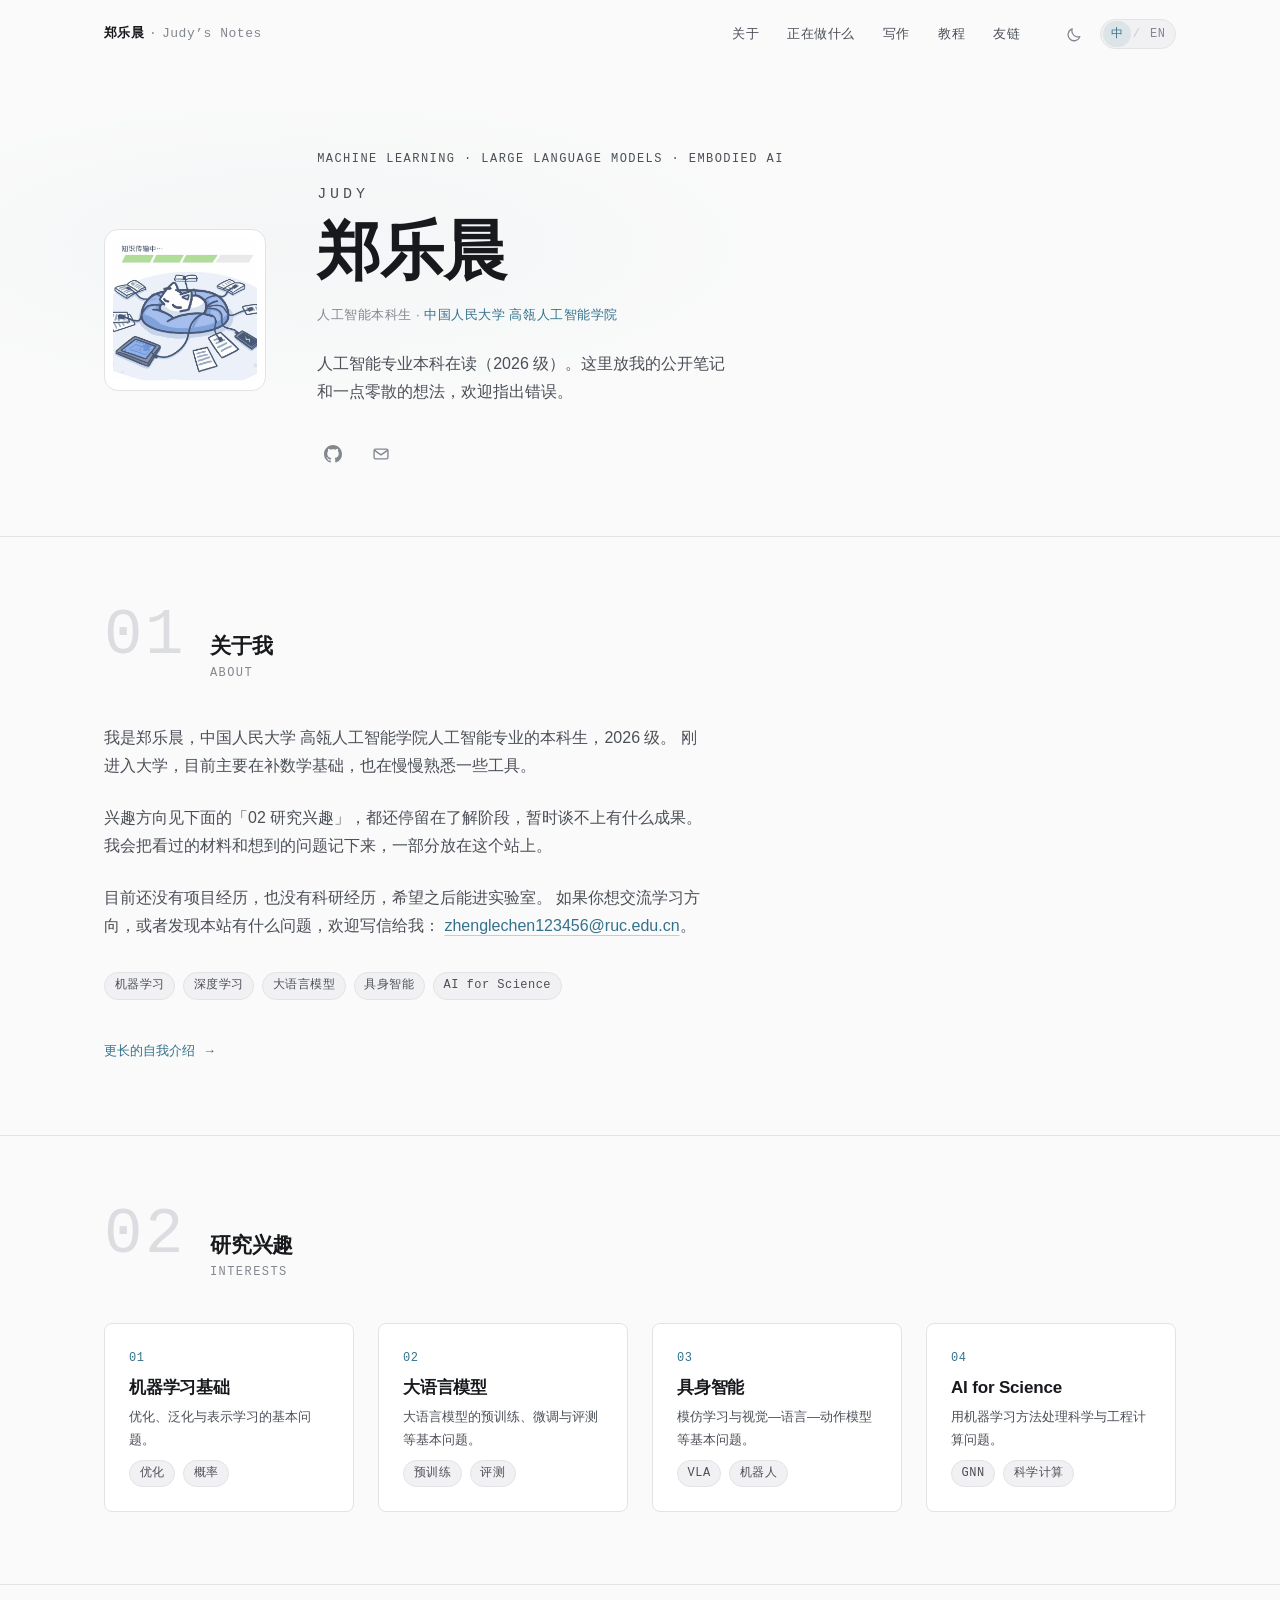
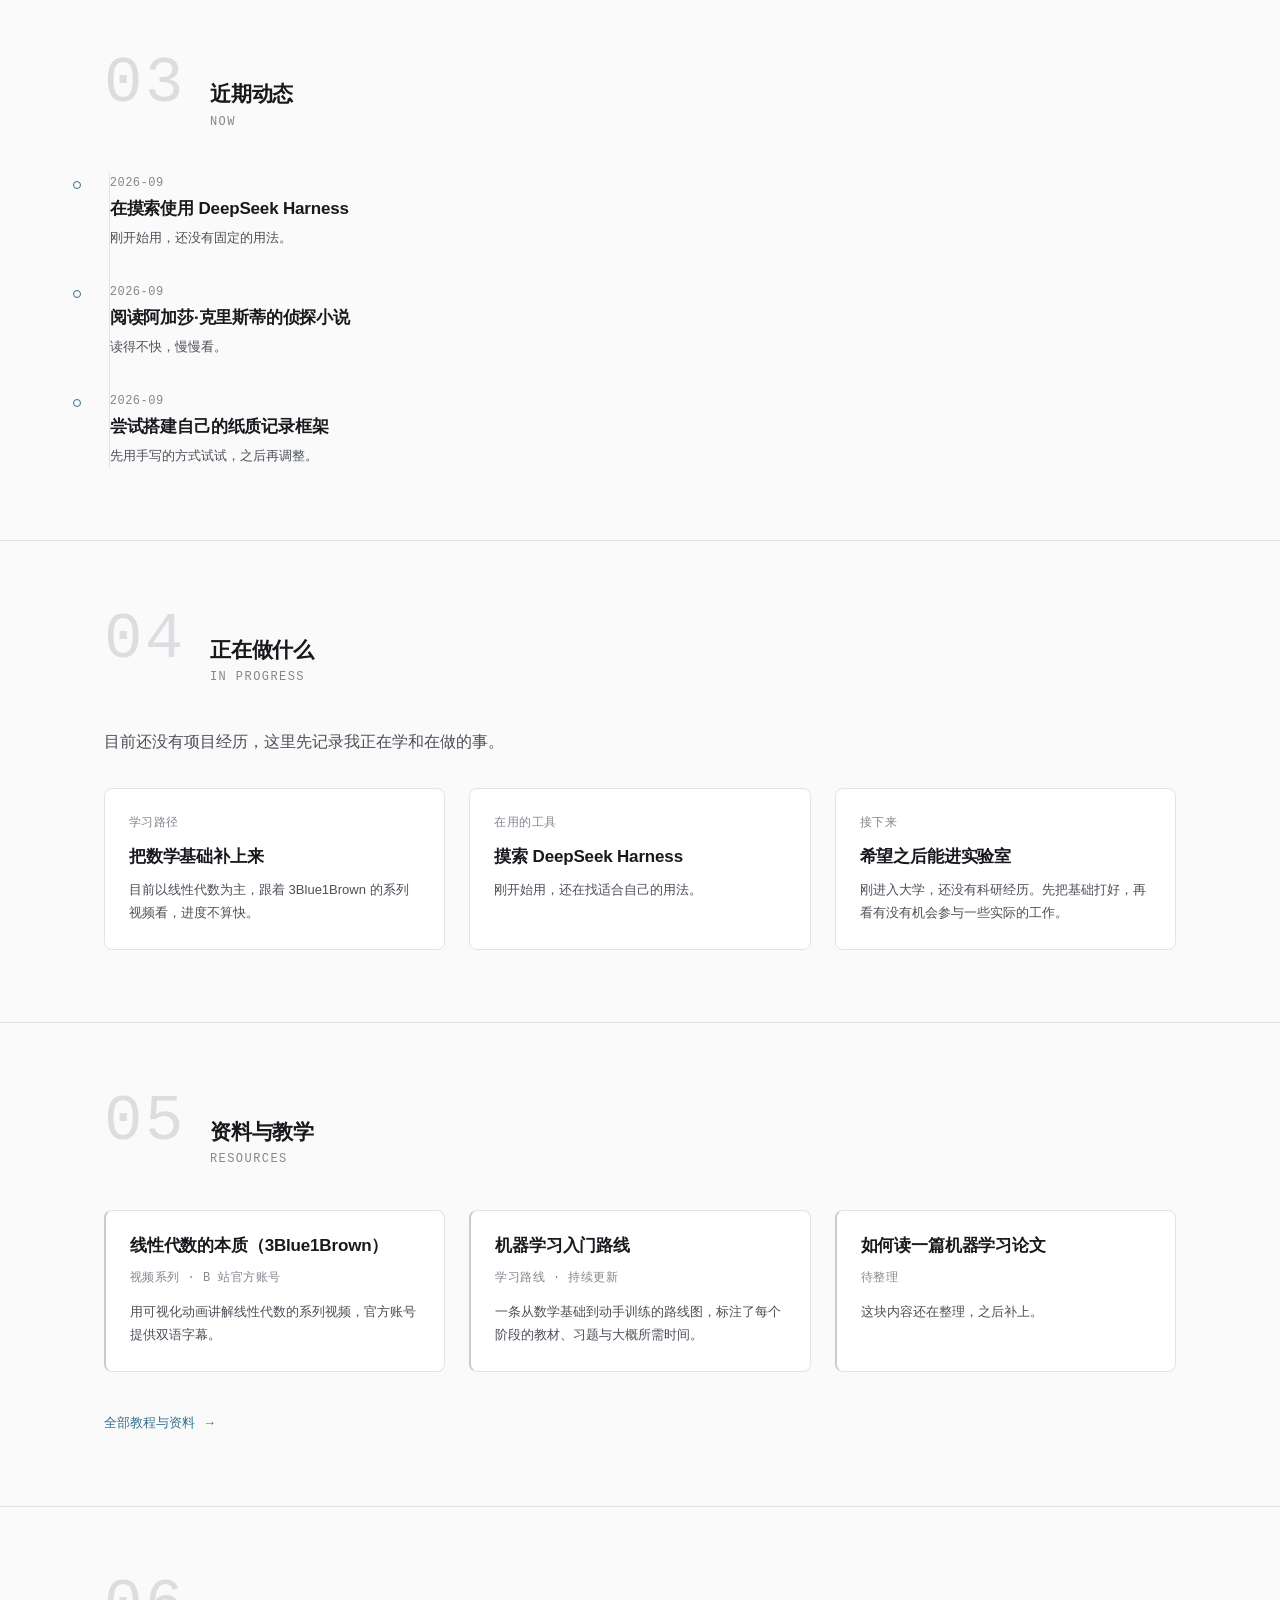
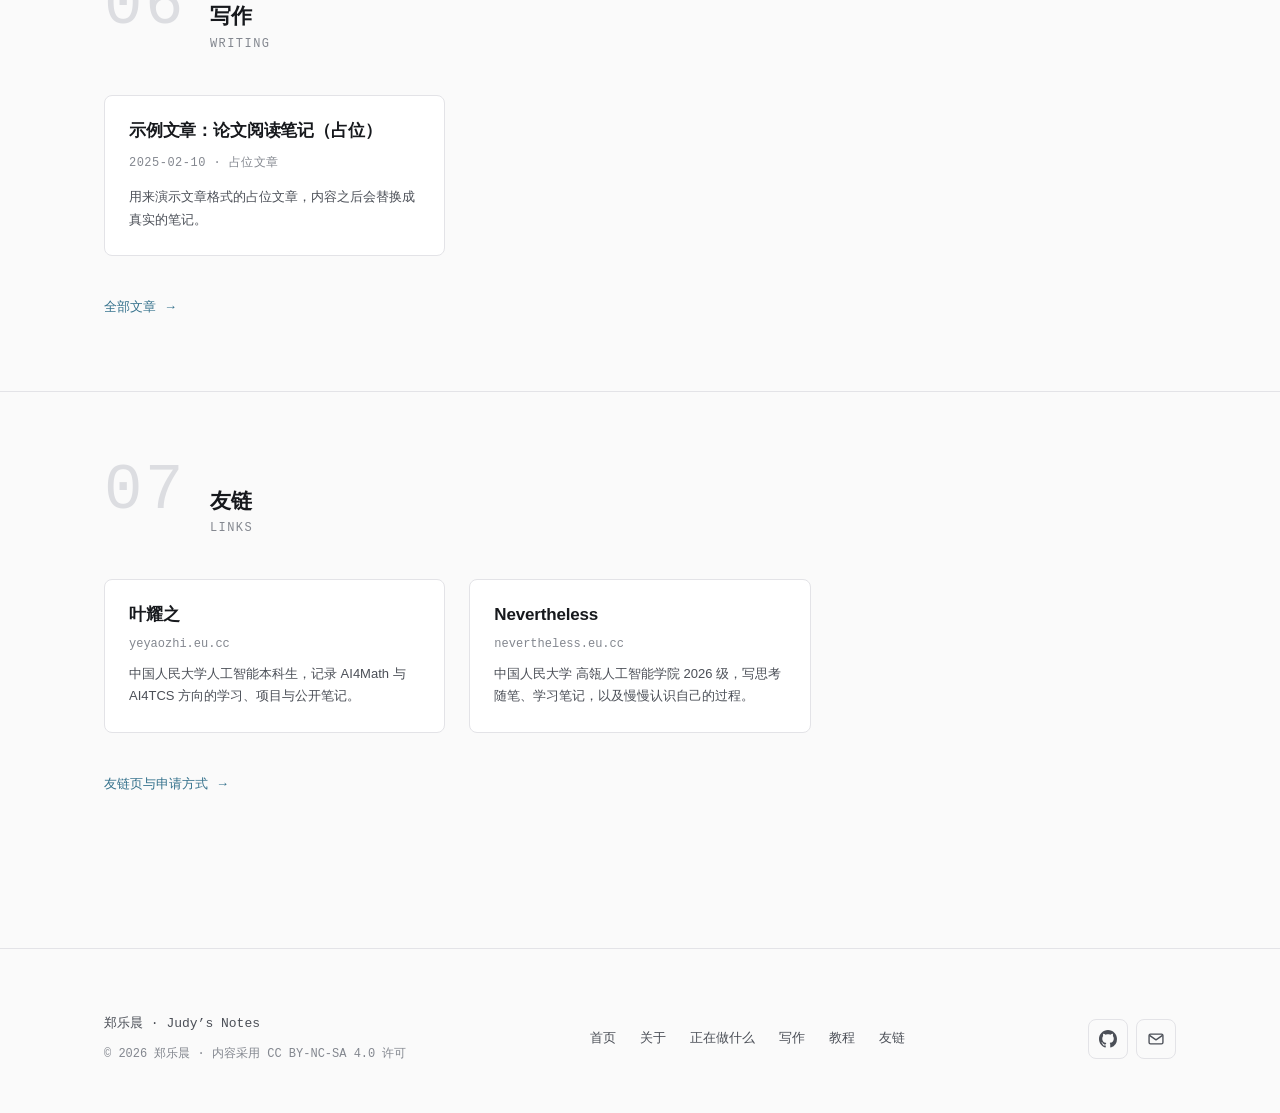
<file: index.html>
<!DOCTYPE html>
<html lang="zh-CN" data-theme="light">
<head>
  <meta charset="utf-8">
  <meta name="viewport" content="width=device-width, initial-scale=1">
  <title>Judy’s Notes — 郑乐晨的学习笔记</title>
  <!-- TODO: 替换为你的站点简介（搜索引擎与分享卡片会用到） -->
  <meta name="description" content="郑乐晨的个人主页：人工智能本科在读，关注机器学习、大语言模型与具身智能，这里记录公开学习笔记和正在做的事。">
  <meta name="author" content="郑乐晨">
  <link rel="icon" href="assets/img/favicon-32.png" sizes="32x32" type="image/png">
  <link rel="icon" href="assets/img/favicon-16.png" sizes="16x16" type="image/png">
  <link rel="apple-touch-icon" href="assets/img/apple-touch-icon.png">
  <link rel="stylesheet" href="assets/css/tokens.css">
  <link rel="stylesheet" href="assets/css/base.css">
  <link rel="stylesheet" href="assets/css/components.css">
  <script>
    /* 首屏前确定主题，避免深浅色闪烁；同时标记 JS 可用（滚动动画的降级开关） */
    (function () {
      document.documentElement.classList.add('js');
      try {
        var saved = localStorage.getItem('theme');
        var theme = saved || (window.matchMedia('(prefers-color-scheme: dark)').matches ? 'dark' : 'light');
        document.documentElement.setAttribute('data-theme', theme);
      } catch (error) {
        /* 读取失败时保持 CSS 的默认（跟随系统）行为 */
      }
    })();
  </script>
</head>
<body>
  <a class="skip-link" href="#main">跳到主要内容</a>

  <!-- ============================ 顶部导航 ============================ -->
  <header class="site-header" data-site-header>
    <div class="container site-header__inner">
      <a class="site-logo" href="index.html">
        <span class="site-logo__mark">郑乐晨</span>
        <span class="site-logo__sep" aria-hidden="true">·</span>
        <span class="site-logo__name">Judy’s Notes</span>
      </a>

      <nav class="site-nav" id="site-nav" aria-label="主导航" data-site-nav>
        <ul class="site-nav__list">
          <li><a class="site-nav__link" href="index.html#about">关于</a></li>
          <li><a class="site-nav__link" href="index.html#projects">正在做什么</a></li>
          <li><a class="site-nav__link" href="blog/index.html">写作</a></li>
          <li><a class="site-nav__link" href="tutorials/index.html">教程</a></li>
          <li><a class="site-nav__link" href="links/index.html">友链</a></li>
        </ul>
      </nav>

      <div class="site-header__actions">
        <button class="theme-toggle" type="button" data-theme-toggle aria-pressed="false" aria-label="切换到深色主题" title="切换到深色主题">
          <svg class="theme-toggle__icon theme-toggle__icon--moon" viewBox="0 0 20 20" fill="none" stroke="currentColor" stroke-width="1.5" stroke-linecap="round" stroke-linejoin="round" aria-hidden="true" focusable="false">
            <path d="M16.5 12.6A7.2 7.2 0 0 1 7.4 3.5a7.2 7.2 0 1 0 9.1 9.1Z" />
          </svg>
          <svg class="theme-toggle__icon theme-toggle__icon--sun" viewBox="0 0 20 20" fill="none" stroke="currentColor" stroke-width="1.5" stroke-linecap="round" aria-hidden="true" focusable="false">
            <circle cx="10" cy="10" r="3.6" />
            <path d="M10 1.6v2.1M10 16.3v2.1M1.6 10h2.1M16.3 10h2.1M4.1 4.1l1.5 1.5M14.4 14.4l1.5 1.5M15.9 4.1l-1.5 1.5M5.6 14.4l-1.5 1.5" />
          </svg>
        </button>

        <!-- 语言标记：纯占位，暂不实现切换逻辑 -->
        <span class="lang-switch" aria-label="语言切换（占位，暂未启用）">
          <span class="lang-switch__item lang-switch__item--active" lang="zh-CN">中</span>
          <span aria-hidden="true">/</span>
          <span class="lang-switch__item" lang="en">EN</span>
        </span>

        <button class="nav-toggle" type="button" data-nav-toggle aria-expanded="false" aria-controls="site-nav" aria-label="打开导航菜单">
          <span class="nav-toggle__bar" aria-hidden="true"></span>
          <span class="nav-toggle__bar" aria-hidden="true"></span>
          <span class="nav-toggle__bar" aria-hidden="true"></span>
        </button>
      </div>
    </div>
  </header>

  <main id="main">
    <!-- ============================ Hero（左：头像 / 右：文字） ============================ -->
    <section class="hero" aria-labelledby="hero-title hero-name-zh">
      <div class="container hero__inner">
        <div class="hero__avatar">
          <img src="assets/img/avatar.jpg" alt="郑乐晨的头像" width="1280" height="1101">
        </div>

        <div class="hero__text">
          <p class="hero__eyebrow">Machine Learning · Large Language Models · Embodied AI</p>
          <p class="hero__name-en" id="hero-title">Judy</p>
          <h1 class="hero__name-zh" id="hero-name-zh">郑乐晨</h1>
          <p class="hero__tagline">人工智能本科生 · <a href="https://www.ruc.edu.cn/" target="_blank" rel="noopener">中国人民大学 高瓴人工智能学院</a></p>
          <p class="hero__lead">
            人工智能专业本科在读（2026 级）。这里放我的公开笔记和一点零散的想法，欢迎指出错误。
          </p>

          <ul class="hero__socials">
            <li>
              <a class="icon-link" href="https://github.com/zhenglechen123456" aria-label="GitHub 主页" title="GitHub 主页" rel="me noopener" target="_blank">
                <svg viewBox="0 0 16 16" fill="currentColor" aria-hidden="true" focusable="false">
                  <path d="M8 0C3.58 0 0 3.58 0 8c0 3.54 2.29 6.53 5.47 7.59.4.07.55-.17.55-.38 0-.19-.01-.82-.01-1.49-2.01.37-2.53-.49-2.69-.94-.09-.23-.48-.94-.82-1.13-.28-.15-.68-.52-.01-.53.63-.01 1.08.58 1.23.82.72 1.21 1.87.87 2.33.66.07-.52.28-.87.51-1.07-1.78-.2-3.64-.89-3.64-3.95 0-.87.31-1.59.82-2.15-.08-.2-.36-1.02.08-2.12 0 0 .67-.21 2.2.82.64-.18 1.32-.27 2-.27s1.36.09 2 .27c1.53-1.04 2.2-.82 2.2-.82.44 1.1.16 1.92.08 2.12.51.56.82 1.27.82 2.15 0 3.07-1.87 3.75-3.65 3.95.29.25.54.73.54 1.48 0 1.07-.01 1.93-.01 2.2 0 .21.15.46.55.38A8.01 8.01 0 0 0 16 8c0-4.42-3.58-8-8-8Z" />
                </svg>
              </a>
            </li>
            <li>
              <a class="icon-link" href="mailto:zhenglechen123456@ruc.edu.cn" aria-label="发送邮件给郑乐晨" title="发送邮件给郑乐晨">
                <svg viewBox="0 0 20 20" fill="none" stroke="currentColor" stroke-width="1.5" stroke-linejoin="round" aria-hidden="true" focusable="false">
                  <rect x="2.3" y="4.6" width="15.4" height="10.8" rx="1.6" />
                  <path d="m2.8 6 7.2 5 7.2-5" />
                </svg>
              </a>
            </li>
          </ul>
        </div>
      </div>
    </section>

    <!-- ============================ 01 关于我 ============================ -->
    <section class="section" id="about" aria-labelledby="about-title">
      <div class="container">
        <header class="section__header reveal">
          <span class="section__numeral" aria-hidden="true">01</span>
          <div>
            <h2 class="section__title" id="about-title">关于我</h2>
            <p class="section__subtitle">About</p>
          </div>
        </header>

        <div class="prose reveal">
          <!-- TODO: 替换为你的自我介绍第 1 段（现在做什么、在哪读书） -->
          <p>
            我是郑乐晨，中国人民大学 高瓴人工智能学院人工智能专业的本科生，2026 级。
            刚进入大学，目前主要在补数学基础，也在慢慢熟悉一些工具。
          </p>
          <!-- TODO: 替换为第 2 段（你的关注点与方法） -->
          <p>
            兴趣方向见下面的「02 研究兴趣」，都还停留在了解阶段，暂时谈不上有什么成果。
            我会把看过的材料和想到的问题记下来，一部分放在这个站上。
          </p>
          <!-- TODO: 替换为第 3 段（你在找什么机会 / 如何联系你） -->
          <p>
            目前还没有项目经历，也没有科研经历，希望之后能进实验室。
            如果你想交流学习方向，或者发现本站有什么问题，欢迎写信给我：
            <a href="mailto:zhenglechen123456@ruc.edu.cn">zhenglechen123456@ruc.edu.cn</a>。
          </p>
        </div>

        <div class="tags tags--block reveal">
          <span class="tag">机器学习</span>
          <span class="tag">深度学习</span>
          <span class="tag">大语言模型</span>
          <span class="tag">具身智能</span>
          <span class="tag">AI for Science</span>
        </div>

        <p class="section__footer reveal">
          <a class="more-link" href="about/index.html">更长的自我介绍</a>
        </p>
      </div>
    </section>

    <!-- ============================ 02 研究兴趣 ============================ -->
    <section class="section" id="interests" aria-labelledby="interests-title">
      <div class="container">
        <header class="section__header reveal">
          <span class="section__numeral" aria-hidden="true">02</span>
          <div>
            <h2 class="section__title" id="interests-title">研究兴趣</h2>
            <p class="section__subtitle">Interests</p>
          </div>
        </header>

        <div class="grid grid--4">
          <article class="card interest reveal">
            <p class="interest__num">01</p>
            <h3 class="card__title">机器学习基础</h3>
            <p class="card__text">
              优化、泛化与表示学习的基本问题。
            </p>
            <div class="tags">
              <span class="tag">优化</span>
              <span class="tag">概率</span>
            </div>
          </article>

          <article class="card interest reveal">
            <p class="interest__num">02</p>
            <h3 class="card__title">大语言模型</h3>
            <p class="card__text">
              大语言模型的预训练、微调与评测等基本问题。
            </p>
            <div class="tags">
              <span class="tag">预训练</span>
              <span class="tag">评测</span>
            </div>
          </article>

          <article class="card interest reveal">
            <p class="interest__num">03</p>
            <h3 class="card__title">具身智能</h3>
            <p class="card__text">
              模仿学习与视觉—语言—动作模型等基本问题。
            </p>
            <div class="tags">
              <span class="tag">VLA</span>
              <span class="tag">机器人</span>
            </div>
          </article>

          <article class="card interest reveal">
            <p class="interest__num">04</p>
            <h3 class="card__title">AI for Science</h3>
            <p class="card__text">
              用机器学习方法处理科学与工程计算问题。
            </p>
            <div class="tags">
              <span class="tag">GNN</span>
              <span class="tag">科学计算</span>
            </div>
          </article>
        </div>
      </div>
    </section>

    <!-- ============================ 03 近期动态 ============================ -->
    <section class="section" id="now" aria-labelledby="now-title">
      <div class="container">
        <header class="section__header reveal">
          <span class="section__numeral" aria-hidden="true">03</span>
          <div>
            <h2 class="section__title" id="now-title">近期动态</h2>
            <p class="section__subtitle">Now</p>
          </div>
        </header>

        <ol class="timeline reveal">
          <li class="timeline__item">
            <p class="timeline__date"><time datetime="2026-09">2026-09</time></p>
            <h3 class="timeline__title">在摸索使用 DeepSeek Harness</h3>
            <p class="timeline__text">
              刚开始用，还没有固定的用法。
            </p>
          </li>
          <li class="timeline__item">
            <p class="timeline__date"><time datetime="2026-09">2026-09</time></p>
            <h3 class="timeline__title">阅读阿加莎·克里斯蒂的侦探小说</h3>
            <p class="timeline__text">
              读得不快，慢慢看。
            </p>
          </li>
          <li class="timeline__item">
            <p class="timeline__date"><time datetime="2026-09">2026-09</time></p>
            <h3 class="timeline__title">尝试搭建自己的纸质记录框架</h3>
            <p class="timeline__text">
              先用手写的方式试试，之后再调整。
            </p>
          </li>
        </ol>
      </div>
    </section>

    <!-- ============================ 04 正在做什么 ============================ -->
    <section class="section" id="projects" aria-labelledby="projects-title">
      <div class="container">
        <header class="section__header reveal">
          <span class="section__numeral" aria-hidden="true">04</span>
          <div>
            <h2 class="section__title" id="projects-title">正在做什么</h2>
            <p class="section__subtitle">In Progress</p>
          </div>
        </header>

        <div class="prose reveal">
          <p>目前还没有项目经历，这里先记录我正在学和在做的事。</p>
        </div>

        <div class="grid grid--3 mt-6">
          <article class="card reveal">
            <p class="card__meta">学习路径</p>
            <h3 class="card__title">把数学基础补上来</h3>
            <p class="card__text">
              目前以线性代数为主，跟着 3Blue1Brown 的系列视频看，进度不算快。
            </p>
          </article>

          <article class="card reveal">
            <p class="card__meta">在用的工具</p>
            <h3 class="card__title">摸索 DeepSeek Harness</h3>
            <p class="card__text">
              刚开始用，还在找适合自己的用法。
            </p>
          </article>

          <article class="card reveal">
            <p class="card__meta">接下来</p>
            <h3 class="card__title">希望之后能进实验室</h3>
            <p class="card__text">
              刚进入大学，还没有科研经历。先把基础打好，再看有没有机会参与一些实际的工作。
            </p>
          </article>
        </div>
      </div>
    </section>

    <!-- ============================ 05 资料与教学 ============================ -->
    <section class="section" id="resources" aria-labelledby="resources-title">
      <div class="container">
        <header class="section__header reveal">
          <span class="section__numeral" aria-hidden="true">05</span>
          <div>
            <h2 class="section__title" id="resources-title">资料与教学</h2>
            <p class="section__subtitle">Resources</p>
          </div>
        </header>

        <div class="grid grid--3">
          <article class="card resource reveal">
            <h3 class="card__title">
              <a class="card__title-link" href="https://space.bilibili.com/88461692" target="_blank" rel="noopener">线性代数的本质（3Blue1Brown）</a>
            </h3>
            <p class="card__meta">视频系列 · B 站官方账号</p>
            <p class="card__text">
              用可视化动画讲解线性代数的系列视频，官方账号提供双语字幕。
            </p>
          </article>

          <!-- TODO: 替换资源卡片内容 -->
          <article class="card resource reveal">
            <h3 class="card__title">
              <a class="card__title-link" href="tutorials/index.html#ml-roadmap">机器学习入门路线</a>
            </h3>
            <p class="card__meta">学习路线 · 持续更新</p>
            <p class="card__text">
              一条从数学基础到动手训练的路线图，标注了每个阶段的教材、习题与大概所需时间。
            </p>
          </article>

          <article class="card resource reveal">
            <h3 class="card__title">
              <a class="card__title-link" href="tutorials/index.html#paper-reading">如何读一篇机器学习论文</a>
            </h3>
            <p class="card__meta">待整理</p>
            <p class="card__text">
              这块内容还在整理，之后补上。
            </p>
          </article>
        </div>

        <p class="section__footer reveal">
          <a class="more-link" href="tutorials/index.html">全部教程与资料</a>
        </p>
      </div>
    </section>

    <!-- ============================ 06 写作 ============================ -->
    <section class="section" id="writing" aria-labelledby="writing-title">
      <div class="container">
        <header class="section__header reveal">
          <span class="section__numeral" aria-hidden="true">06</span>
          <div>
            <h2 class="section__title" id="writing-title">写作</h2>
            <p class="section__subtitle">Writing</p>
          </div>
        </header>

        <div class="grid grid--3">
          <!-- TODO: 替换文章卡片（标题 / 日期 / 阅读时长 / 摘要） -->
          <article class="card reveal">
            <h3 class="card__title">
              <a class="card__title-link" href="blog/posts/paper-reading-notes.html">示例文章：论文阅读笔记（占位）</a>
            </h3>
            <p class="card__meta"><time datetime="2025-02-10">2025-02-10</time> · 占位文章</p>
            <p class="card__text">
              用来演示文章格式的占位文章，内容之后会替换成真实的笔记。
            </p>
          </article>
        </div>

        <p class="section__footer reveal">
          <a class="more-link" href="blog/index.html">全部文章</a>
        </p>
      </div>
    </section>

    <!-- ============================ 07 友链 ============================ -->
    <section class="section" id="links" aria-labelledby="links-title">
      <div class="container">
        <header class="section__header reveal">
          <span class="section__numeral" aria-hidden="true">07</span>
          <div>
            <h2 class="section__title" id="links-title">友链</h2>
            <p class="section__subtitle">Links</p>
          </div>
        </header>

        <div class="grid grid--3">
          <a class="card friend reveal" href="http://yeyaozhi.eu.cc/" target="_blank" rel="noopener">
            <h3 class="friend__name">叶耀之</h3>
            <p class="friend__domain">yeyaozhi.eu.cc</p>
            <p class="friend__desc">中国人民大学人工智能本科生，记录 AI4Math 与 AI4TCS 方向的学习、项目与公开笔记。</p>
          </a>

          <a class="card friend reveal" href="https://nevertheless.eu.cc/" target="_blank" rel="noopener">
            <h3 class="friend__name">Nevertheless</h3>
            <p class="friend__domain">nevertheless.eu.cc</p>
            <p class="friend__desc">中国人民大学 高瓴人工智能学院 2026 级，写思考随笔、学习笔记，以及慢慢认识自己的过程。</p>
          </a>

          <!--
            新增友链：复制上面这个块，改四处（href / 名称 / 域名 / 简介）即可。
            外链务必保留 target="_blank" rel="noopener"。
            完整列表与申请方式见 links/index.html，那边也要同步加一条。
          -->
        </div>

        <p class="section__footer reveal">
          <a class="more-link" href="links/index.html">友链页与申请方式</a>
        </p>
      </div>
    </section>
  </main>

  <!-- ============================ 页脚 ============================ -->
  <footer class="site-footer">
    <div class="container site-footer__inner">
      <div>
        <p class="site-footer__brand">郑乐晨 · Judy’s Notes</p>
        <p class="site-footer__copy">© <span data-year>2026</span> 郑乐晨 · 内容采用 CC BY-NC-SA 4.0 许可</p>
      </div>

      <nav class="site-footer__nav" aria-label="页脚导航">
        <a href="index.html">首页</a>
        <a href="about/index.html">关于</a>
        <a href="index.html#projects">正在做什么</a>
        <a href="blog/index.html">写作</a>
        <a href="tutorials/index.html">教程</a>
        <a href="links/index.html">友链</a>
      </nav>

      <ul class="site-footer__socials">
        <li>
          <a class="icon-link" href="https://github.com/zhenglechen123456" aria-label="GitHub 主页" title="GitHub 主页" rel="me noopener" target="_blank">
            <svg viewBox="0 0 16 16" fill="currentColor" aria-hidden="true" focusable="false">
              <path d="M8 0C3.58 0 0 3.58 0 8c0 3.54 2.29 6.53 5.47 7.59.4.07.55-.17.55-.38 0-.19-.01-.82-.01-1.49-2.01.37-2.53-.49-2.69-.94-.09-.23-.48-.94-.82-1.13-.28-.15-.68-.52-.01-.53.63-.01 1.08.58 1.23.82.72 1.21 1.87.87 2.33.66.07-.52.28-.87.51-1.07-1.78-.2-3.64-.89-3.64-3.95 0-.87.31-1.59.82-2.15-.08-.2-.36-1.02.08-2.12 0 0 .67-.21 2.2.82.64-.18 1.32-.27 2-.27s1.36.09 2 .27c1.53-1.04 2.2-.82 2.2-.82.44 1.1.16 1.92.08 2.12.51.56.82 1.27.82 2.15 0 3.07-1.87 3.75-3.65 3.95.29.25.54.73.54 1.48 0 1.07-.01 1.93-.01 2.2 0 .21.15.46.55.38A8.01 8.01 0 0 0 16 8c0-4.42-3.58-8-8-8Z" />
            </svg>
          </a>
        </li>
        <li>
          <a class="icon-link" href="mailto:zhenglechen123456@ruc.edu.cn" aria-label="发送邮件给郑乐晨" title="发送邮件给郑乐晨">
            <svg viewBox="0 0 20 20" fill="none" stroke="currentColor" stroke-width="1.5" stroke-linejoin="round" aria-hidden="true" focusable="false">
              <rect x="2.3" y="4.6" width="15.4" height="10.8" rx="1.6" />
              <path d="m2.8 6 7.2 5 7.2-5" />
            </svg>
          </a>
        </li>
      </ul>
    </div>
  </footer>

  <button class="to-top" type="button" data-to-top aria-label="回到页面顶部">
    <svg viewBox="0 0 20 20" fill="none" stroke="currentColor" stroke-width="1.6" stroke-linecap="round" stroke-linejoin="round" aria-hidden="true" focusable="false">
      <path d="M10 16.5V4.5M4.8 9.7 10 4.5l5.2 5.2" />
    </svg>
  </button>

  <script src="assets/js/theme.js" defer></script>
  <script src="assets/js/nav.js" defer></script>
  <script src="assets/js/main.js" defer></script>
</body>
</html>
</file>
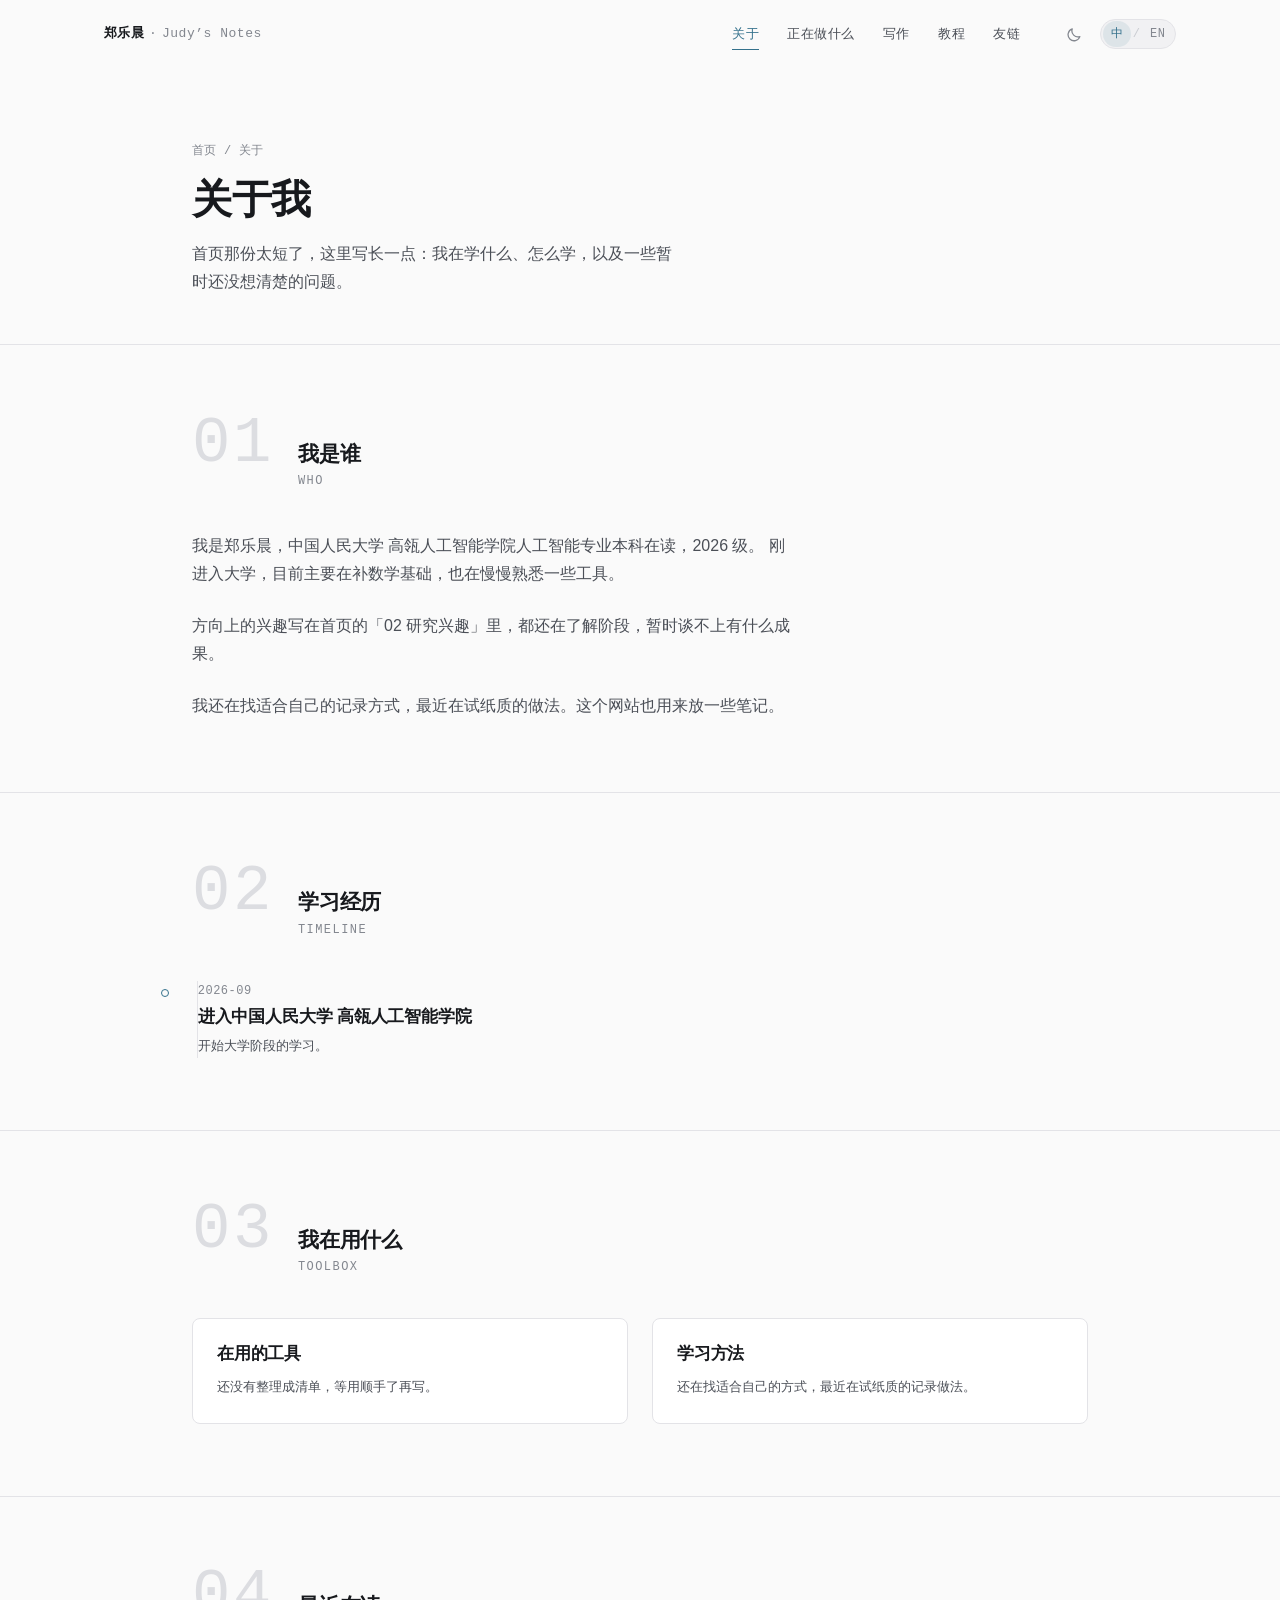
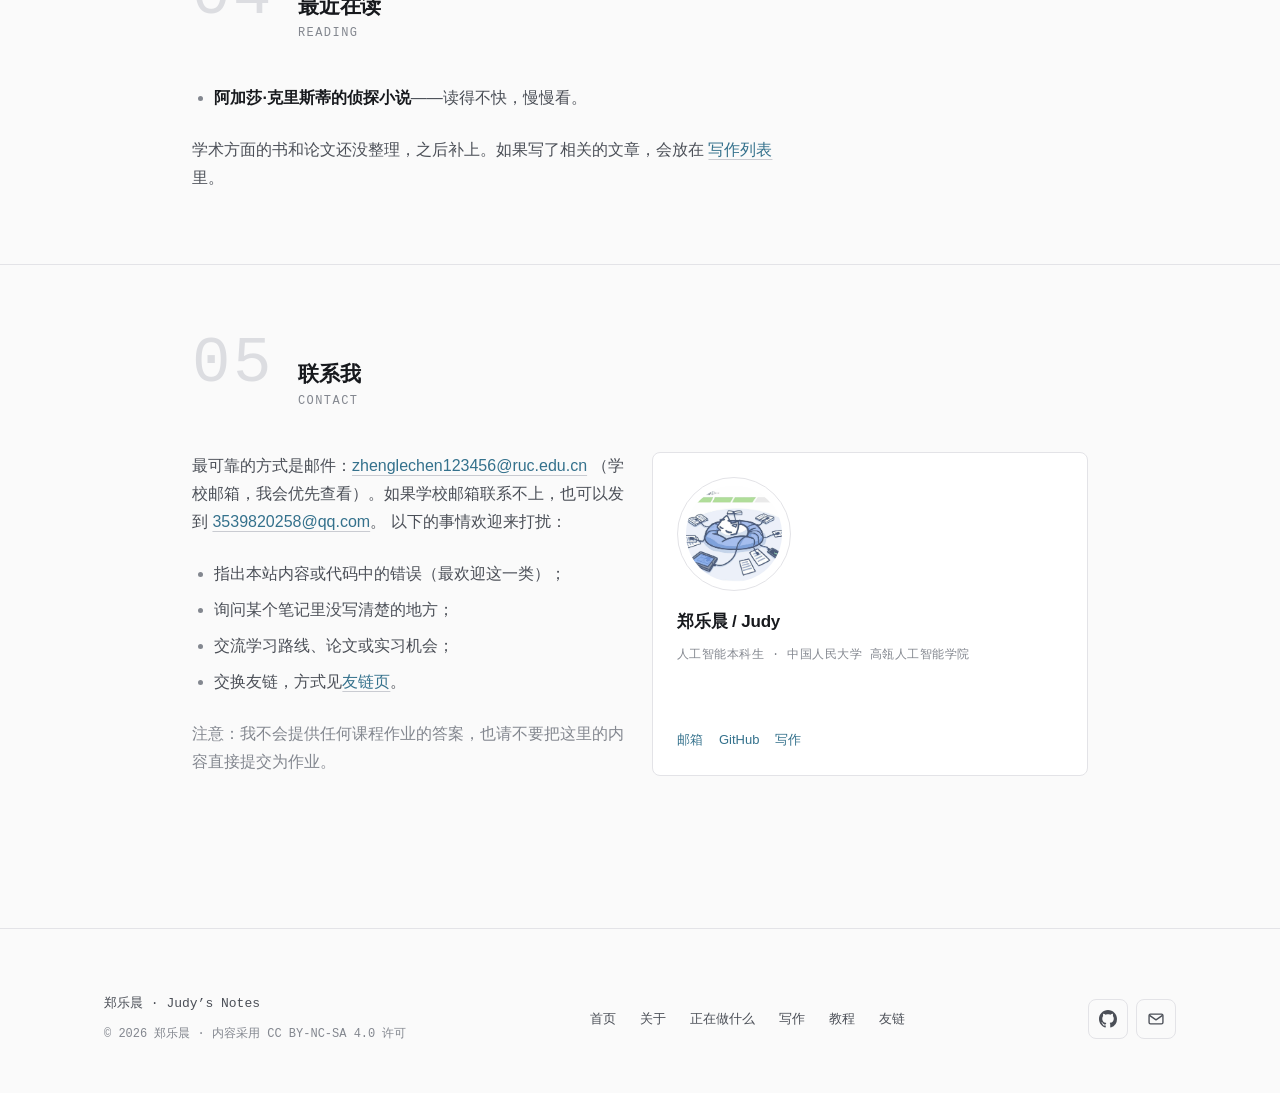
<file: about/index.html>
<!DOCTYPE html>
<html lang="zh-CN" data-theme="light">
<head>
  <meta charset="utf-8">
  <meta name="viewport" content="width=device-width, initial-scale=1">
  <title>关于 · 郑乐晨 · Judy’s Notes</title>
  <meta name="description" content="关于郑乐晨：人工智能本科在读，关注机器学习、大语言模型与具身智能，这里是一份长一点的自我介绍。">
  <link rel="icon" href="../assets/img/favicon-32.png" sizes="32x32" type="image/png">
  <link rel="icon" href="../assets/img/favicon-16.png" sizes="16x16" type="image/png">
  <link rel="apple-touch-icon" href="../assets/img/apple-touch-icon.png">
  <link rel="stylesheet" href="../assets/css/tokens.css">
  <link rel="stylesheet" href="../assets/css/base.css">
  <link rel="stylesheet" href="../assets/css/components.css">
  <script>
    (function () {
      document.documentElement.classList.add('js');
      try {
        var saved = localStorage.getItem('theme');
        var theme = saved || (window.matchMedia('(prefers-color-scheme: dark)').matches ? 'dark' : 'light');
        document.documentElement.setAttribute('data-theme', theme);
      } catch (error) {}
    })();
  </script>
</head>
<body>
  <a class="skip-link" href="#main">跳到主要内容</a>

  <header class="site-header" data-site-header>
    <div class="container site-header__inner">
      <a class="site-logo" href="../index.html">
        <span class="site-logo__mark">郑乐晨</span>
        <span class="site-logo__sep" aria-hidden="true">·</span>
        <span class="site-logo__name">Judy’s Notes</span>
      </a>

      <nav class="site-nav" id="site-nav" aria-label="主导航" data-site-nav>
        <ul class="site-nav__list">
          <li><a class="site-nav__link" href="index.html">关于</a></li>
          <li><a class="site-nav__link" href="../index.html#projects">正在做什么</a></li>
          <li><a class="site-nav__link" href="../blog/index.html">写作</a></li>
          <li><a class="site-nav__link" href="../tutorials/index.html">教程</a></li>
          <li><a class="site-nav__link" href="../links/index.html">友链</a></li>
        </ul>
      </nav>

      <div class="site-header__actions">
        <button class="theme-toggle" type="button" data-theme-toggle aria-pressed="false" aria-label="切换到深色主题" title="切换到深色主题">
          <svg class="theme-toggle__icon theme-toggle__icon--moon" viewBox="0 0 20 20" fill="none" stroke="currentColor" stroke-width="1.5" stroke-linecap="round" stroke-linejoin="round" aria-hidden="true" focusable="false">
            <path d="M16.5 12.6A7.2 7.2 0 0 1 7.4 3.5a7.2 7.2 0 1 0 9.1 9.1Z" />
          </svg>
          <svg class="theme-toggle__icon theme-toggle__icon--sun" viewBox="0 0 20 20" fill="none" stroke="currentColor" stroke-width="1.5" stroke-linecap="round" aria-hidden="true" focusable="false">
            <circle cx="10" cy="10" r="3.6" />
            <path d="M10 1.6v2.1M10 16.3v2.1M1.6 10h2.1M16.3 10h2.1M4.1 4.1l1.5 1.5M14.4 14.4l1.5 1.5M15.9 4.1l-1.5 1.5M5.6 14.4l-1.5 1.5" />
          </svg>
        </button>

        <span class="lang-switch" aria-label="语言切换（占位，暂未启用）">
          <span class="lang-switch__item lang-switch__item--active" lang="zh-CN">中</span>
          <span aria-hidden="true">/</span>
          <span class="lang-switch__item" lang="en">EN</span>
        </span>

        <button class="nav-toggle" type="button" data-nav-toggle aria-expanded="false" aria-controls="site-nav" aria-label="打开导航菜单">
          <span class="nav-toggle__bar" aria-hidden="true"></span>
          <span class="nav-toggle__bar" aria-hidden="true"></span>
          <span class="nav-toggle__bar" aria-hidden="true"></span>
        </button>
      </div>
    </div>
  </header>

  <main id="main">
    <div class="page-header">
      <div class="container container--page">
        <nav class="breadcrumb" aria-label="面包屑">
          <a href="../index.html">首页</a>
          <span aria-hidden="true">/</span>
          <span aria-current="page">关于</span>
        </nav>
        <h1 class="page-header__title">关于我</h1>
        <p class="page-header__lead">
          首页那份太短了，这里写长一点：我在学什么、怎么学，以及一些暂时还没想清楚的问题。
        </p>
      </div>
    </div>

    <section class="section section--flush" id="who" aria-labelledby="who-title">
      <div class="container container--page">
        <header class="section__header reveal">
          <span class="section__numeral" aria-hidden="true">01</span>
          <div>
            <h2 class="section__title" id="who-title">我是谁</h2>
            <p class="section__subtitle">Who</p>
          </div>
        </header>

        <div class="prose reveal">
          <!-- TODO: 替换为你的真实自我介绍（这部分是文章主体，可以写得长一些） -->
          <p>
            我是郑乐晨，中国人民大学 高瓴人工智能学院人工智能专业本科在读，2026 级。
            刚进入大学，目前主要在补数学基础，也在慢慢熟悉一些工具。
          </p>
          <p>
            方向上的兴趣写在首页的「02 研究兴趣」里，都还在了解阶段，暂时谈不上有什么成果。
          </p>
          <p>
            我还在找适合自己的记录方式，最近在试纸质的做法。这个网站也用来放一些笔记。
          </p>
        </div>
      </div>
    </section>

    <section class="section" id="timeline" aria-labelledby="timeline-title">
      <div class="container container--page">
        <header class="section__header reveal">
          <span class="section__numeral" aria-hidden="true">02</span>
          <div>
            <h2 class="section__title" id="timeline-title">学习经历</h2>
            <p class="section__subtitle">Timeline</p>
          </div>
        </header>

        <ol class="timeline reveal">
          <!-- TODO: 替换为你的真实经历；不重要的可以删掉，保持 3-6 条 -->
          <li class="timeline__item">
            <p class="timeline__date"><time datetime="2026-09">2026-09</time></p>
            <h3 class="timeline__title">进入中国人民大学 高瓴人工智能学院</h3>
            <p class="timeline__text">
              开始大学阶段的学习。
            </p>
          </li>
        </ol>
      </div>
    </section>

    <section class="section" id="toolbox" aria-labelledby="toolbox-title">
      <div class="container container--page">
        <header class="section__header reveal">
          <span class="section__numeral" aria-hidden="true">03</span>
          <div>
            <h2 class="section__title" id="toolbox-title">我在用什么</h2>
            <p class="section__subtitle">Toolbox</p>
          </div>
        </header>

        <div class="grid grid--2">
          <!-- TODO: 替换为你的真实技术栈 -->
          <article class="card reveal">
            <h3 class="card__title">在用的工具</h3>
            <p class="card__text">还没有整理成清单，等用顺手了再写。</p>
          </article>

          <article class="card reveal">
            <h3 class="card__title">学习方法</h3>
            <p class="card__text">还在找适合自己的方式，最近在试纸质的记录做法。</p>
          </article>
        </div>
      </div>
    </section>

    <section class="section" id="reading" aria-labelledby="reading-title">
      <div class="container container--page">
        <header class="section__header reveal">
          <span class="section__numeral" aria-hidden="true">04</span>
          <div>
            <h2 class="section__title" id="reading-title">最近在读</h2>
            <p class="section__subtitle">Reading</p>
          </div>
        </header>

        <div class="prose reveal">
          <!-- TODO: 替换为你正在读的书 / 论文 / 课程 -->
          <ul>
            <li><strong>阿加莎·克里斯蒂的侦探小说</strong>——读得不快，慢慢看。</li>
          </ul>
          <p>
            学术方面的书和论文还没整理，之后补上。如果写了相关的文章，会放在
            <a href="../blog/index.html">写作列表</a>里。
          </p>
        </div>
      </div>
    </section>

    <section class="section" id="contact" aria-labelledby="contact-title">
      <div class="container container--page">
        <header class="section__header reveal">
          <span class="section__numeral" aria-hidden="true">05</span>
          <div>
            <h2 class="section__title" id="contact-title">联系我</h2>
            <p class="section__subtitle">Contact</p>
          </div>
        </header>

        <div class="grid grid--2">
          <div class="prose reveal">
            <p>
              最可靠的方式是邮件：<a href="mailto:zhenglechen123456@ruc.edu.cn">zhenglechen123456@ruc.edu.cn</a>
              （学校邮箱，我会优先查看）。如果学校邮箱联系不上，也可以发到
              <a href="mailto:3539820258@qq.com">3539820258@qq.com</a>。
              以下的事情欢迎来打扰：
            </p>
            <ul>
              <li>指出本站内容或代码中的错误（最欢迎这一类）；</li>
              <li>询问某个笔记里没写清楚的地方；</li>
              <li>交流学习路线、论文或实习机会；</li>
              <li>交换友链，方式见<a href="../links/index.html">友链页</a>。</li>
            </ul>
            <p class="text-muted">
              注意：我不会提供任何课程作业的答案，也请不要把这里的内容直接提交为作业。
            </p>
          </div>

          <div class="card reveal">
            <div class="hero__avatar hero__avatar--card">
              <img src="../assets/img/avatar.jpg" alt="郑乐晨的头像" width="1280" height="1101">
            </div>
            <h3 class="card__title">郑乐晨 / Judy</h3>
            <p class="card__meta">人工智能本科生 · 中国人民大学 高瓴人工智能学院</p>
            <div class="card__links">
              <a href="mailto:zhenglechen123456@ruc.edu.cn">邮箱</a>
              <a href="https://github.com/zhenglechen123456" rel="me noopener" target="_blank">GitHub</a>
              <a href="../blog/index.html">写作</a>
            </div>
          </div>
        </div>
      </div>
    </section>
  </main>

  <footer class="site-footer">
    <div class="container site-footer__inner">
      <div>
        <p class="site-footer__brand">郑乐晨 · Judy’s Notes</p>
        <p class="site-footer__copy">© <span data-year>2026</span> 郑乐晨 · 内容采用 CC BY-NC-SA 4.0 许可</p>
      </div>

      <nav class="site-footer__nav" aria-label="页脚导航">
        <a href="../index.html">首页</a>
        <a href="index.html">关于</a>
        <a href="../index.html#projects">正在做什么</a>
        <a href="../blog/index.html">写作</a>
        <a href="../tutorials/index.html">教程</a>
        <a href="../links/index.html">友链</a>
      </nav>

      <ul class="site-footer__socials">
        <li>
          <a class="icon-link" href="https://github.com/zhenglechen123456" aria-label="GitHub 主页" title="GitHub 主页" rel="me noopener" target="_blank">
            <svg viewBox="0 0 16 16" fill="currentColor" aria-hidden="true" focusable="false">
              <path d="M8 0C3.58 0 0 3.58 0 8c0 3.54 2.29 6.53 5.47 7.59.4.07.55-.17.55-.38 0-.19-.01-.82-.01-1.49-2.01.37-2.53-.49-2.69-.94-.09-.23-.48-.94-.82-1.13-.28-.15-.68-.52-.01-.53.63-.01 1.08.58 1.23.82.72 1.21 1.87.87 2.33.66.07-.52.28-.87.51-1.07-1.78-.2-3.64-.89-3.64-3.95 0-.87.31-1.59.82-2.15-.08-.2-.36-1.02.08-2.12 0 0 .67-.21 2.2.82.64-.18 1.32-.27 2-.27s1.36.09 2 .27c1.53-1.04 2.2-.82 2.2-.82.44 1.1.16 1.92.08 2.12.51.56.82 1.27.82 2.15 0 3.07-1.87 3.75-3.65 3.95.29.25.54.73.54 1.48 0 1.07-.01 1.93-.01 2.2 0 .21.15.46.55.38A8.01 8.01 0 0 0 16 8c0-4.42-3.58-8-8-8Z" />
            </svg>
          </a>
        </li>
        <li>
          <a class="icon-link" href="mailto:zhenglechen123456@ruc.edu.cn" aria-label="发送邮件给郑乐晨" title="发送邮件给郑乐晨">
            <svg viewBox="0 0 20 20" fill="none" stroke="currentColor" stroke-width="1.5" stroke-linejoin="round" aria-hidden="true" focusable="false">
              <rect x="2.3" y="4.6" width="15.4" height="10.8" rx="1.6" />
              <path d="m2.8 6 7.2 5 7.2-5" />
            </svg>
          </a>
        </li>
      </ul>
    </div>
  </footer>

  <button class="to-top" type="button" data-to-top aria-label="回到页面顶部">
    <svg viewBox="0 0 20 20" fill="none" stroke="currentColor" stroke-width="1.6" stroke-linecap="round" stroke-linejoin="round" aria-hidden="true" focusable="false">
      <path d="M10 16.5V4.5M4.8 9.7 10 4.5l5.2 5.2" />
    </svg>
  </button>

  <script src="../assets/js/theme.js" defer></script>
  <script src="../assets/js/nav.js" defer></script>
  <script src="../assets/js/main.js" defer></script>
</body>
</html>
</file>
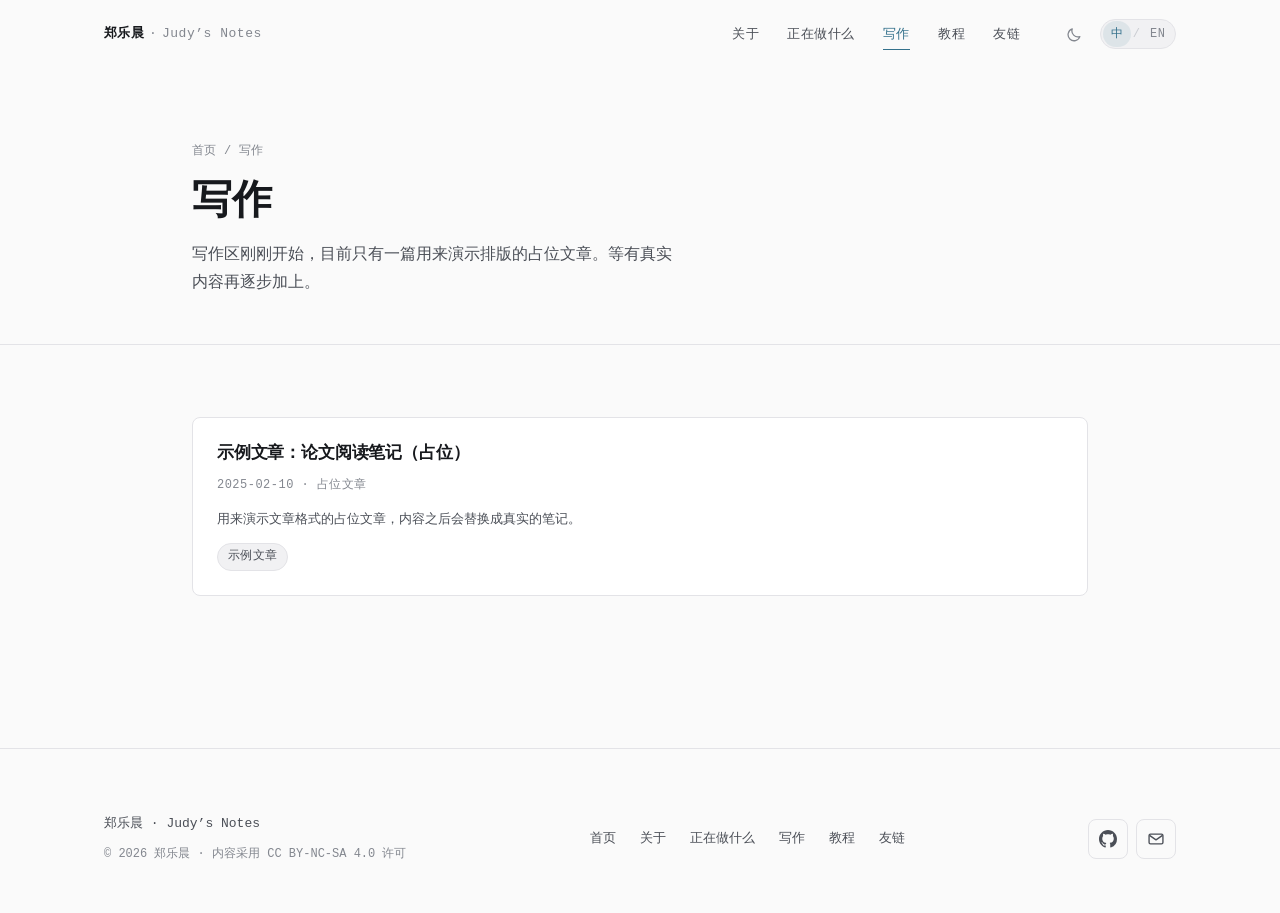
<file: blog/index.html>
<!DOCTYPE html>
<html lang="zh-CN" data-theme="light">
<head>
  <meta charset="utf-8">
  <meta name="viewport" content="width=device-width, initial-scale=1">
  <title>写作 · 郑乐晨 · Judy’s Notes</title>
  <meta name="description" content="郑乐晨的公开学习笔记：机器学习、大语言模型、具身智能相关的文章与复盘。">
  <link rel="icon" href="../assets/img/favicon-32.png" sizes="32x32" type="image/png">
  <link rel="icon" href="../assets/img/favicon-16.png" sizes="16x16" type="image/png">
  <link rel="apple-touch-icon" href="../assets/img/apple-touch-icon.png">
  <link rel="stylesheet" href="../assets/css/tokens.css">
  <link rel="stylesheet" href="../assets/css/base.css">
  <link rel="stylesheet" href="../assets/css/components.css">
  <script>
    (function () {
      document.documentElement.classList.add('js');
      try {
        var saved = localStorage.getItem('theme');
        var theme = saved || (window.matchMedia('(prefers-color-scheme: dark)').matches ? 'dark' : 'light');
        document.documentElement.setAttribute('data-theme', theme);
      } catch (error) {}
    })();
  </script>
</head>
<body>
  <a class="skip-link" href="#main">跳到主要内容</a>

  <header class="site-header" data-site-header>
    <div class="container site-header__inner">
      <a class="site-logo" href="../index.html">
        <span class="site-logo__mark">郑乐晨</span>
        <span class="site-logo__sep" aria-hidden="true">·</span>
        <span class="site-logo__name">Judy’s Notes</span>
      </a>

      <nav class="site-nav" id="site-nav" aria-label="主导航" data-site-nav>
        <ul class="site-nav__list">
          <li><a class="site-nav__link" href="../index.html#about">关于</a></li>
          <li><a class="site-nav__link" href="../index.html#projects">正在做什么</a></li>
          <li><a class="site-nav__link" href="index.html">写作</a></li>
          <li><a class="site-nav__link" href="../tutorials/index.html">教程</a></li>
          <li><a class="site-nav__link" href="../links/index.html">友链</a></li>
        </ul>
      </nav>

      <div class="site-header__actions">
        <button class="theme-toggle" type="button" data-theme-toggle aria-pressed="false" aria-label="切换到深色主题" title="切换到深色主题">
          <svg class="theme-toggle__icon theme-toggle__icon--moon" viewBox="0 0 20 20" fill="none" stroke="currentColor" stroke-width="1.5" stroke-linecap="round" stroke-linejoin="round" aria-hidden="true" focusable="false">
            <path d="M16.5 12.6A7.2 7.2 0 0 1 7.4 3.5a7.2 7.2 0 1 0 9.1 9.1Z" />
          </svg>
          <svg class="theme-toggle__icon theme-toggle__icon--sun" viewBox="0 0 20 20" fill="none" stroke="currentColor" stroke-width="1.5" stroke-linecap="round" aria-hidden="true" focusable="false">
            <circle cx="10" cy="10" r="3.6" />
            <path d="M10 1.6v2.1M10 16.3v2.1M1.6 10h2.1M16.3 10h2.1M4.1 4.1l1.5 1.5M14.4 14.4l1.5 1.5M15.9 4.1l-1.5 1.5M5.6 14.4l-1.5 1.5" />
          </svg>
        </button>

        <span class="lang-switch" aria-label="语言切换（占位，暂未启用）">
          <span class="lang-switch__item lang-switch__item--active" lang="zh-CN">中</span>
          <span aria-hidden="true">/</span>
          <span class="lang-switch__item" lang="en">EN</span>
        </span>

        <button class="nav-toggle" type="button" data-nav-toggle aria-expanded="false" aria-controls="site-nav" aria-label="打开导航菜单">
          <span class="nav-toggle__bar" aria-hidden="true"></span>
          <span class="nav-toggle__bar" aria-hidden="true"></span>
          <span class="nav-toggle__bar" aria-hidden="true"></span>
        </button>
      </div>
    </div>
  </header>

  <main id="main">
    <div class="page-header">
      <div class="container container--page">
        <nav class="breadcrumb" aria-label="面包屑">
          <a href="../index.html">首页</a>
          <span aria-hidden="true">/</span>
          <span aria-current="page">写作</span>
        </nav>
        <h1 class="page-header__title">写作</h1>
        <p class="page-header__lead">
          写作区刚刚开始，目前只有一篇用来演示排版的占位文章。等有真实内容再逐步加上。
        </p>
      </div>
    </div>

    <section class="section section--flush" aria-labelledby="post-list-title">
      <div class="container container--page">
        <h2 class="visually-hidden" id="post-list-title">文章列表</h2>

        <div class="grid">
          <!-- TODO: 新增文章时，复制这个 <article> 块并修改标题、日期、摘要与链接 -->
          <article class="card reveal">
            <h3 class="card__title">
              <a class="card__title-link" href="posts/paper-reading-notes.html">示例文章：论文阅读笔记（占位）</a>
            </h3>
            <p class="card__meta"><time datetime="2025-02-10">2025-02-10</time> · 占位文章</p>
            <p class="card__text">
              用来演示文章格式的占位文章，内容之后会替换成真实的笔记。
            </p>
            <div class="tags">
              <span class="tag">示例文章</span>
            </div>
          </article>
        </div>

      </div>
    </section>
  </main>

  <footer class="site-footer">
    <div class="container site-footer__inner">
      <div>
        <p class="site-footer__brand">郑乐晨 · Judy’s Notes</p>
        <p class="site-footer__copy">© <span data-year>2026</span> 郑乐晨 · 内容采用 CC BY-NC-SA 4.0 许可</p>
      </div>

      <nav class="site-footer__nav" aria-label="页脚导航">
        <a href="../index.html">首页</a>
        <a href="../about/index.html">关于</a>
        <a href="../index.html#projects">正在做什么</a>
        <a href="index.html">写作</a>
        <a href="../tutorials/index.html">教程</a>
        <a href="../links/index.html">友链</a>
      </nav>

      <ul class="site-footer__socials">
        <li>
          <a class="icon-link" href="https://github.com/zhenglechen123456" aria-label="GitHub 主页" title="GitHub 主页" rel="me noopener" target="_blank">
            <svg viewBox="0 0 16 16" fill="currentColor" aria-hidden="true" focusable="false">
              <path d="M8 0C3.58 0 0 3.58 0 8c0 3.54 2.29 6.53 5.47 7.59.4.07.55-.17.55-.38 0-.19-.01-.82-.01-1.49-2.01.37-2.53-.49-2.69-.94-.09-.23-.48-.94-.82-1.13-.28-.15-.68-.52-.01-.53.63-.01 1.08.58 1.23.82.72 1.21 1.87.87 2.33.66.07-.52.28-.87.51-1.07-1.78-.2-3.64-.89-3.64-3.95 0-.87.31-1.59.82-2.15-.08-.2-.36-1.02.08-2.12 0 0 .67-.21 2.2.82.64-.18 1.32-.27 2-.27s1.36.09 2 .27c1.53-1.04 2.2-.82 2.2-.82.44 1.1.16 1.92.08 2.12.51.56.82 1.27.82 2.15 0 3.07-1.87 3.75-3.65 3.95.29.25.54.73.54 1.48 0 1.07-.01 1.93-.01 2.2 0 .21.15.46.55.38A8.01 8.01 0 0 0 16 8c0-4.42-3.58-8-8-8Z" />
            </svg>
          </a>
        </li>
        <li>
          <a class="icon-link" href="mailto:zhenglechen123456@ruc.edu.cn" aria-label="发送邮件给郑乐晨" title="发送邮件给郑乐晨">
            <svg viewBox="0 0 20 20" fill="none" stroke="currentColor" stroke-width="1.5" stroke-linejoin="round" aria-hidden="true" focusable="false">
              <rect x="2.3" y="4.6" width="15.4" height="10.8" rx="1.6" />
              <path d="m2.8 6 7.2 5 7.2-5" />
            </svg>
          </a>
        </li>
      </ul>
    </div>
  </footer>

  <button class="to-top" type="button" data-to-top aria-label="回到页面顶部">
    <svg viewBox="0 0 20 20" fill="none" stroke="currentColor" stroke-width="1.6" stroke-linecap="round" stroke-linejoin="round" aria-hidden="true" focusable="false">
      <path d="M10 16.5V4.5M4.8 9.7 10 4.5l5.2 5.2" />
    </svg>
  </button>

  <script src="../assets/js/theme.js" defer></script>
  <script src="../assets/js/nav.js" defer></script>
  <script src="../assets/js/main.js" defer></script>
</body>
</html>
</file>
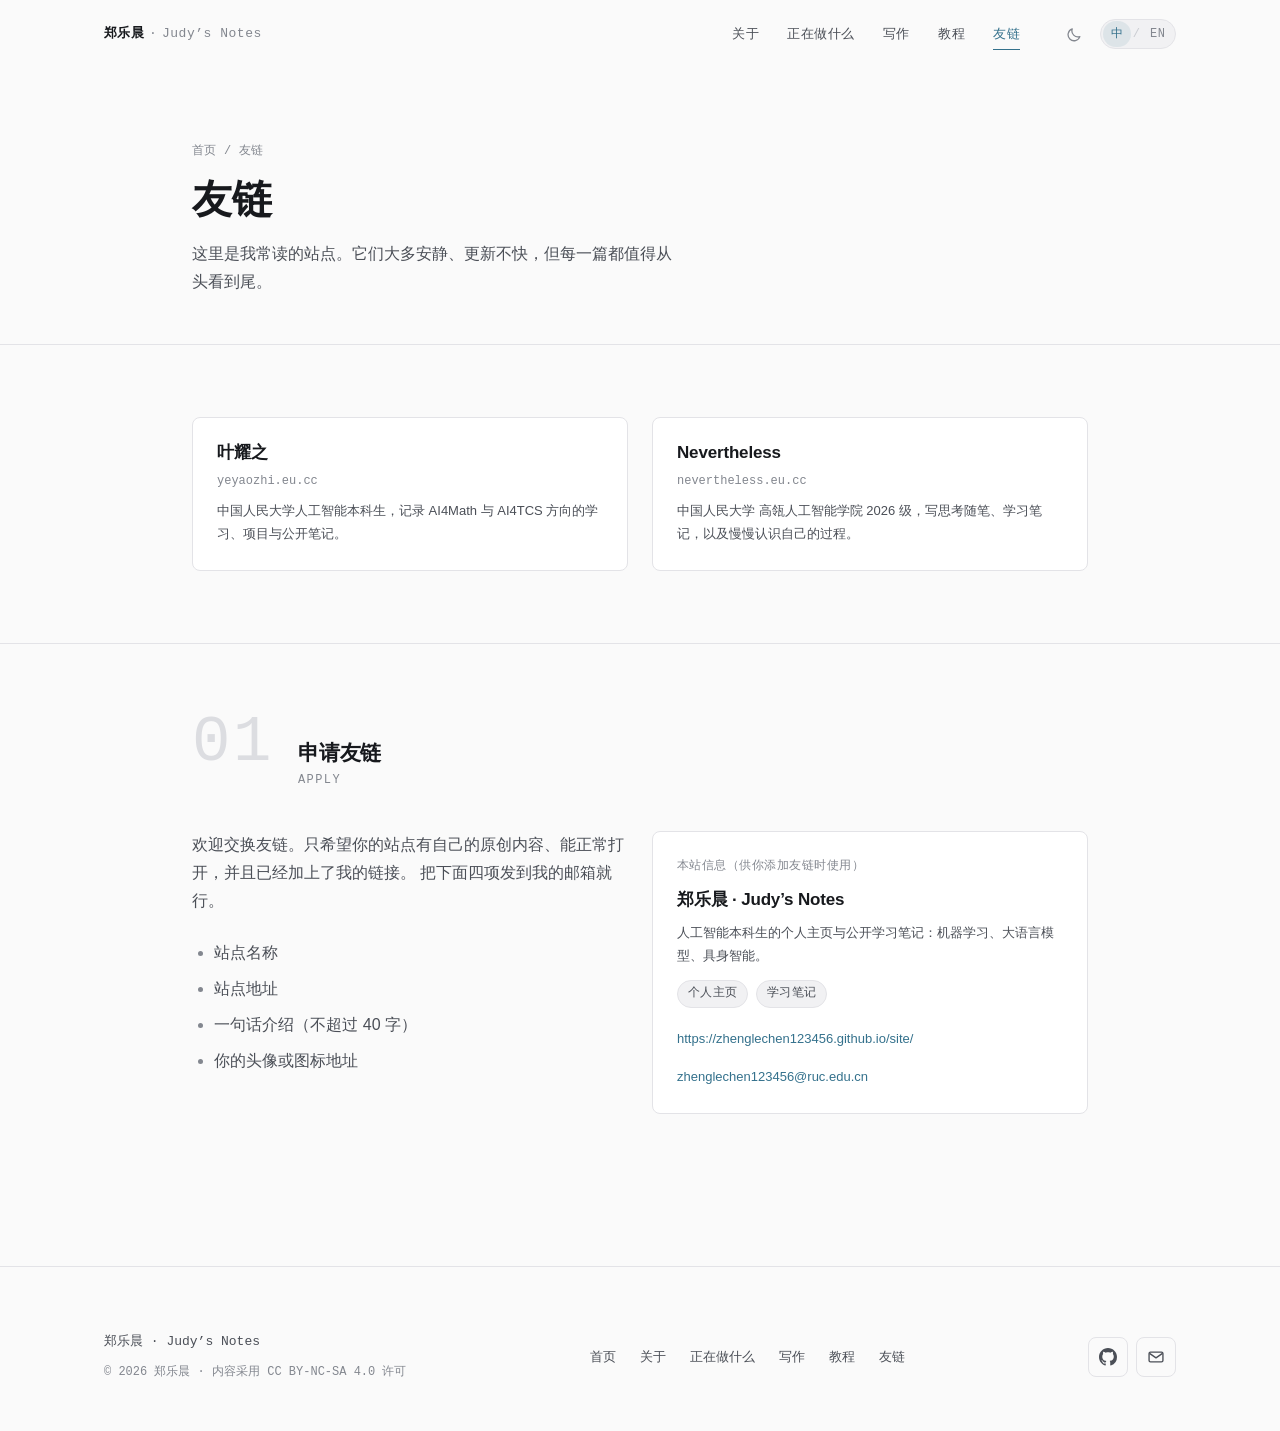
<file: links/index.html>
<!DOCTYPE html>
<html lang="zh-CN" data-theme="light">
<head>
  <meta charset="utf-8">
  <meta name="viewport" content="width=device-width, initial-scale=1">
  <title>友链 · 郑乐晨 · Judy’s Notes</title>
  <meta name="description" content="郑乐晨的友链页：常读的博客与站点，以及申请友链的方式。">
  <link rel="icon" href="../assets/img/favicon-32.png" sizes="32x32" type="image/png">
  <link rel="icon" href="../assets/img/favicon-16.png" sizes="16x16" type="image/png">
  <link rel="apple-touch-icon" href="../assets/img/apple-touch-icon.png">
  <link rel="stylesheet" href="../assets/css/tokens.css">
  <link rel="stylesheet" href="../assets/css/base.css">
  <link rel="stylesheet" href="../assets/css/components.css">
  <script>
    (function () {
      document.documentElement.classList.add('js');
      try {
        var saved = localStorage.getItem('theme');
        var theme = saved || (window.matchMedia('(prefers-color-scheme: dark)').matches ? 'dark' : 'light');
        document.documentElement.setAttribute('data-theme', theme);
      } catch (error) {}
    })();
  </script>
</head>
<body>
  <a class="skip-link" href="#main">跳到主要内容</a>

  <header class="site-header" data-site-header>
    <div class="container site-header__inner">
      <a class="site-logo" href="../index.html">
        <span class="site-logo__mark">郑乐晨</span>
        <span class="site-logo__sep" aria-hidden="true">·</span>
        <span class="site-logo__name">Judy’s Notes</span>
      </a>

      <nav class="site-nav" id="site-nav" aria-label="主导航" data-site-nav>
        <ul class="site-nav__list">
          <li><a class="site-nav__link" href="../index.html#about">关于</a></li>
          <li><a class="site-nav__link" href="../index.html#projects">正在做什么</a></li>
          <li><a class="site-nav__link" href="../blog/index.html">写作</a></li>
          <li><a class="site-nav__link" href="../tutorials/index.html">教程</a></li>
          <li><a class="site-nav__link" href="index.html">友链</a></li>
        </ul>
      </nav>

      <div class="site-header__actions">
        <button class="theme-toggle" type="button" data-theme-toggle aria-pressed="false" aria-label="切换到深色主题" title="切换到深色主题">
          <svg class="theme-toggle__icon theme-toggle__icon--moon" viewBox="0 0 20 20" fill="none" stroke="currentColor" stroke-width="1.5" stroke-linecap="round" stroke-linejoin="round" aria-hidden="true" focusable="false">
            <path d="M16.5 12.6A7.2 7.2 0 0 1 7.4 3.5a7.2 7.2 0 1 0 9.1 9.1Z" />
          </svg>
          <svg class="theme-toggle__icon theme-toggle__icon--sun" viewBox="0 0 20 20" fill="none" stroke="currentColor" stroke-width="1.5" stroke-linecap="round" aria-hidden="true" focusable="false">
            <circle cx="10" cy="10" r="3.6" />
            <path d="M10 1.6v2.1M10 16.3v2.1M1.6 10h2.1M16.3 10h2.1M4.1 4.1l1.5 1.5M14.4 14.4l1.5 1.5M15.9 4.1l-1.5 1.5M5.6 14.4l-1.5 1.5" />
          </svg>
        </button>

        <span class="lang-switch" aria-label="语言切换（占位，暂未启用）">
          <span class="lang-switch__item lang-switch__item--active" lang="zh-CN">中</span>
          <span aria-hidden="true">/</span>
          <span class="lang-switch__item" lang="en">EN</span>
        </span>

        <button class="nav-toggle" type="button" data-nav-toggle aria-expanded="false" aria-controls="site-nav" aria-label="打开导航菜单">
          <span class="nav-toggle__bar" aria-hidden="true"></span>
          <span class="nav-toggle__bar" aria-hidden="true"></span>
          <span class="nav-toggle__bar" aria-hidden="true"></span>
        </button>
      </div>
    </div>
  </header>

  <main id="main">
    <div class="page-header">
      <div class="container container--page">
        <nav class="breadcrumb" aria-label="面包屑">
          <a href="../index.html">首页</a>
          <span aria-hidden="true">/</span>
          <span aria-current="page">友链</span>
        </nav>
        <h1 class="page-header__title">友链</h1>
        <p class="page-header__lead">
          这里是我常读的站点。它们大多安静、更新不快，但每一篇都值得从头看到尾。
        </p>
      </div>
    </div>

    <section class="section section--flush" aria-labelledby="friends-title">
      <div class="container container--page">
        <h2 class="visually-hidden" id="friends-title">友链列表</h2>

        <div class="grid grid--2">
          <a class="card friend reveal" href="http://yeyaozhi.eu.cc/" target="_blank" rel="noopener">
            <h3 class="friend__name">叶耀之</h3>
            <p class="friend__domain">yeyaozhi.eu.cc</p>
            <p class="friend__desc">中国人民大学人工智能本科生，记录 AI4Math 与 AI4TCS 方向的学习、项目与公开笔记。</p>
          </a>

          <a class="card friend reveal" href="https://nevertheless.eu.cc/" target="_blank" rel="noopener">
            <h3 class="friend__name">Nevertheless</h3>
            <p class="friend__domain">nevertheless.eu.cc</p>
            <p class="friend__desc">中国人民大学 高瓴人工智能学院 2026 级，写思考随笔、学习笔记，以及慢慢认识自己的过程。</p>
          </a>

          <!--
            新增友链：复制下面这个块，改四处（href / 名称 / 域名 / 简介）即可。
            外链务必保留 target="_blank" rel="noopener"。
            首页 07 分区的友链网格是独立的一份，需要额外同步一条。

            <a class="card friend reveal" href="https://对方网址" target="_blank" rel="noopener">
              <h3 class="friend__name">对方名称</h3>
              <p class="friend__domain">显示的域名</p>
              <p class="friend__desc">一句话介绍</p>
            </a>
          -->
        </div>
      </div>
    </section>

    <section class="section" aria-labelledby="apply-title">
      <div class="container container--page">
        <header class="section__header reveal">
          <span class="section__numeral" aria-hidden="true">01</span>
          <div>
            <h2 class="section__title" id="apply-title">申请友链</h2>
            <p class="section__subtitle">Apply</p>
          </div>
        </header>

        <div class="grid grid--2">
          <div class="prose reveal">
            <p>
              欢迎交换友链。只希望你的站点有自己的原创内容、能正常打开，并且已经加上了我的链接。
              把下面四项发到我的邮箱就行。
            </p>
            <ul>
              <li>站点名称</li>
              <li>站点地址</li>
              <li>一句话介绍（不超过 40 字）</li>
              <li>你的头像或图标地址</li>
            </ul>
          </div>

          <div class="card reveal">
            <p class="card__meta">本站信息（供你添加友链时使用）</p>
            <h3 class="card__title">郑乐晨 · Judy’s Notes</h3>
            <p class="card__text">
              人工智能本科生的个人主页与公开学习笔记：机器学习、大语言模型、具身智能。
            </p>
            <div class="tags">
              <span class="tag">个人主页</span>
              <span class="tag">学习笔记</span>
            </div>
            <div class="card__links">
              <!-- TODO: 仓库还没创建，仓库名确认后核对一次下面的地址（site/ 文件夹就是仓库根目录，见 README 第二节） -->
              <a href="https://zhenglechen123456.github.io/site/" target="_blank" rel="noopener">https://zhenglechen123456.github.io/site/</a>
              <a href="mailto:zhenglechen123456@ruc.edu.cn">zhenglechen123456@ruc.edu.cn</a>
            </div>
          </div>
        </div>
      </div>
    </section>
  </main>

  <footer class="site-footer">
    <div class="container site-footer__inner">
      <div>
        <p class="site-footer__brand">郑乐晨 · Judy’s Notes</p>
        <p class="site-footer__copy">© <span data-year>2026</span> 郑乐晨 · 内容采用 CC BY-NC-SA 4.0 许可</p>
      </div>

      <nav class="site-footer__nav" aria-label="页脚导航">
        <a href="../index.html">首页</a>
        <a href="../about/index.html">关于</a>
        <a href="../index.html#projects">正在做什么</a>
        <a href="../blog/index.html">写作</a>
        <a href="../tutorials/index.html">教程</a>
        <a href="index.html">友链</a>
      </nav>

      <ul class="site-footer__socials">
        <li>
          <a class="icon-link" href="https://github.com/zhenglechen123456" aria-label="GitHub 主页" title="GitHub 主页" rel="me noopener" target="_blank">
            <svg viewBox="0 0 16 16" fill="currentColor" aria-hidden="true" focusable="false">
              <path d="M8 0C3.58 0 0 3.58 0 8c0 3.54 2.29 6.53 5.47 7.59.4.07.55-.17.55-.38 0-.19-.01-.82-.01-1.49-2.01.37-2.53-.49-2.69-.94-.09-.23-.48-.94-.82-1.13-.28-.15-.68-.52-.01-.53.63-.01 1.08.58 1.23.82.72 1.21 1.87.87 2.33.66.07-.52.28-.87.51-1.07-1.78-.2-3.64-.89-3.64-3.95 0-.87.31-1.59.82-2.15-.08-.2-.36-1.02.08-2.12 0 0 .67-.21 2.2.82.64-.18 1.32-.27 2-.27s1.36.09 2 .27c1.53-1.04 2.2-.82 2.2-.82.44 1.1.16 1.92.08 2.12.51.56.82 1.27.82 2.15 0 3.07-1.87 3.75-3.65 3.95.29.25.54.73.54 1.48 0 1.07-.01 1.93-.01 2.2 0 .21.15.46.55.38A8.01 8.01 0 0 0 16 8c0-4.42-3.58-8-8-8Z" />
            </svg>
          </a>
        </li>
        <li>
          <a class="icon-link" href="mailto:zhenglechen123456@ruc.edu.cn" aria-label="发送邮件给郑乐晨" title="发送邮件给郑乐晨">
            <svg viewBox="0 0 20 20" fill="none" stroke="currentColor" stroke-width="1.5" stroke-linejoin="round" aria-hidden="true" focusable="false">
              <rect x="2.3" y="4.6" width="15.4" height="10.8" rx="1.6" />
              <path d="m2.8 6 7.2 5 7.2-5" />
            </svg>
          </a>
        </li>
      </ul>
    </div>
  </footer>

  <button class="to-top" type="button" data-to-top aria-label="回到页面顶部">
    <svg viewBox="0 0 20 20" fill="none" stroke="currentColor" stroke-width="1.6" stroke-linecap="round" stroke-linejoin="round" aria-hidden="true" focusable="false">
      <path d="M10 16.5V4.5M4.8 9.7 10 4.5l5.2 5.2" />
    </svg>
  </button>

  <script src="../assets/js/theme.js" defer></script>
  <script src="../assets/js/nav.js" defer></script>
  <script src="../assets/js/main.js" defer></script>
</body>
</html>
</file>
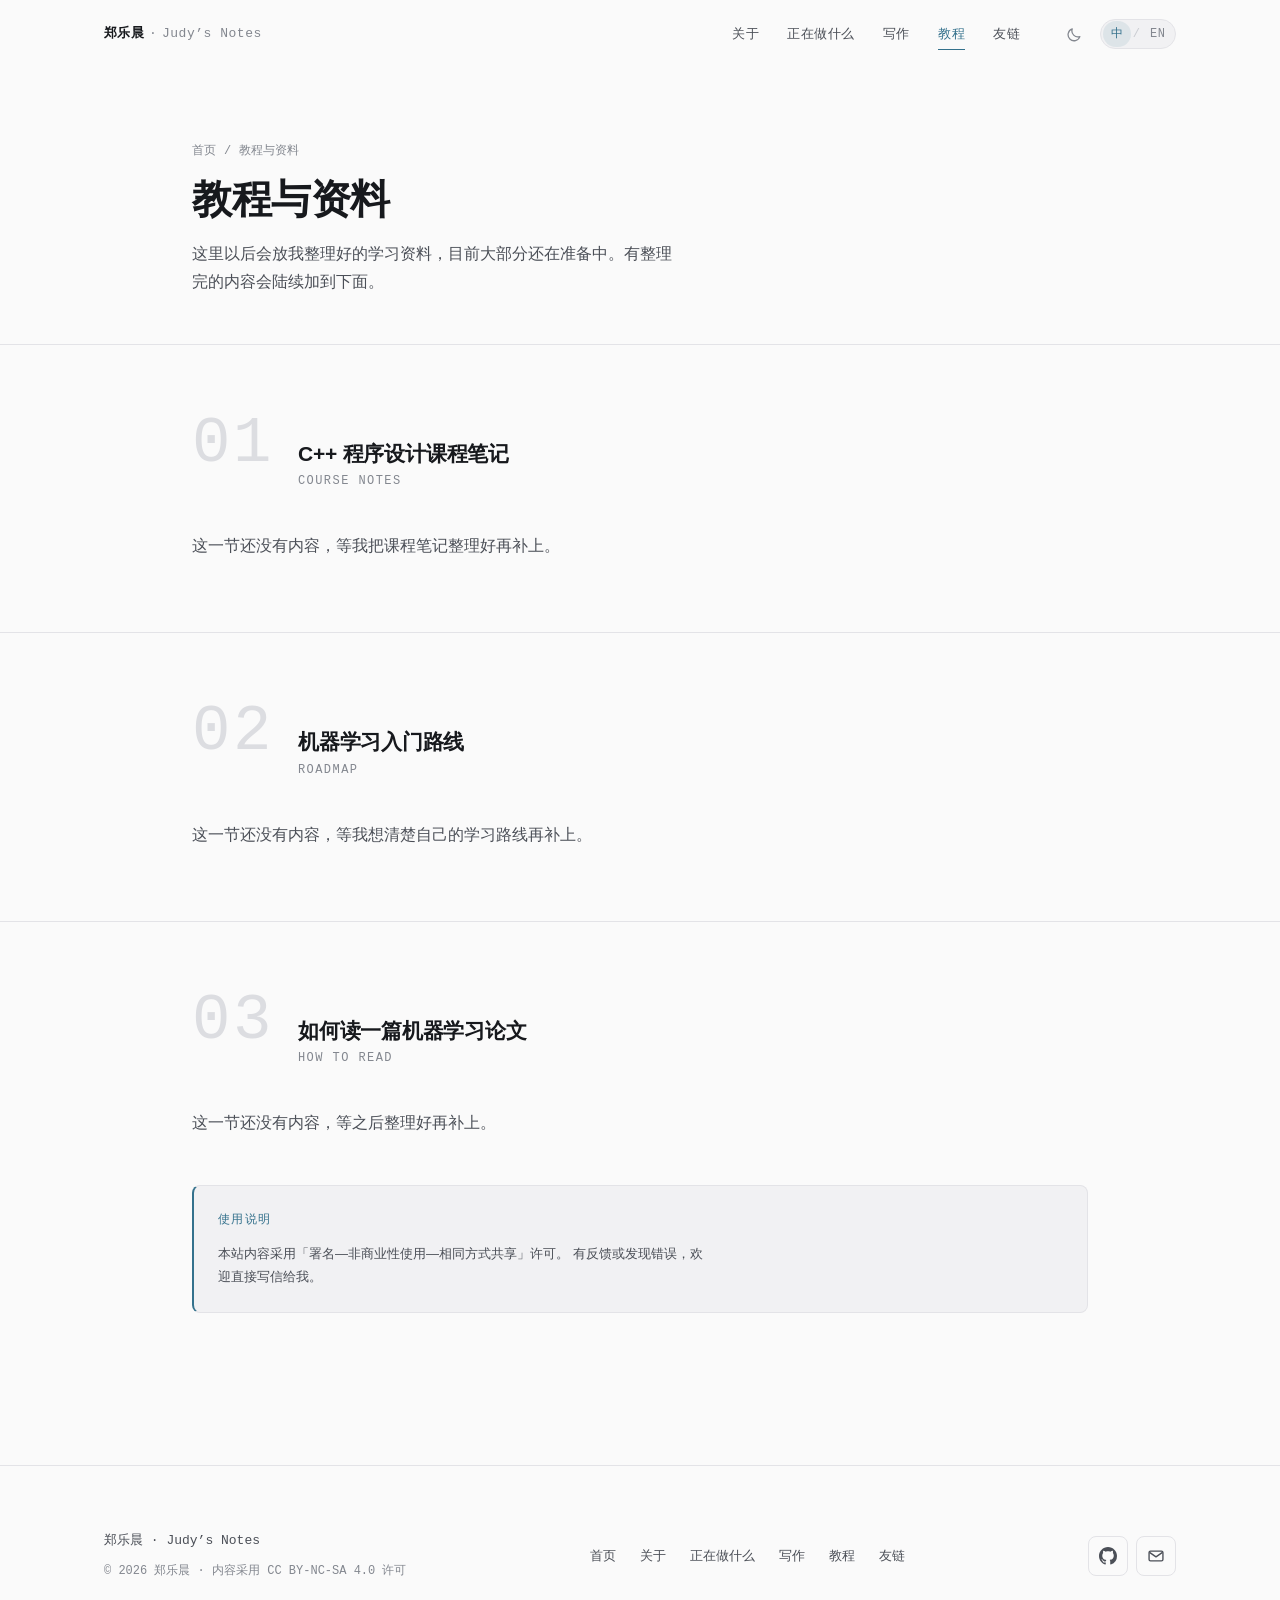
<file: tutorials/index.html>
<!DOCTYPE html>
<html lang="zh-CN" data-theme="light">
<head>
  <meta charset="utf-8">
  <meta name="viewport" content="width=device-width, initial-scale=1">
  <title>教程与资料 · 郑乐晨 · Judy’s Notes</title>
  <meta name="description" content="公开的学习资料：C++ 课程笔记、机器学习入门路线、读论文的方法与常用工具链。">
  <link rel="icon" href="../assets/img/favicon-32.png" sizes="32x32" type="image/png">
  <link rel="icon" href="../assets/img/favicon-16.png" sizes="16x16" type="image/png">
  <link rel="apple-touch-icon" href="../assets/img/apple-touch-icon.png">
  <link rel="stylesheet" href="../assets/css/tokens.css">
  <link rel="stylesheet" href="../assets/css/base.css">
  <link rel="stylesheet" href="../assets/css/components.css">
  <script>
    (function () {
      document.documentElement.classList.add('js');
      try {
        var saved = localStorage.getItem('theme');
        var theme = saved || (window.matchMedia('(prefers-color-scheme: dark)').matches ? 'dark' : 'light');
        document.documentElement.setAttribute('data-theme', theme);
      } catch (error) {}
    })();
  </script>
</head>
<body>
  <a class="skip-link" href="#main">跳到主要内容</a>

  <header class="site-header" data-site-header>
    <div class="container site-header__inner">
      <a class="site-logo" href="../index.html">
        <span class="site-logo__mark">郑乐晨</span>
        <span class="site-logo__sep" aria-hidden="true">·</span>
        <span class="site-logo__name">Judy’s Notes</span>
      </a>

      <nav class="site-nav" id="site-nav" aria-label="主导航" data-site-nav>
        <ul class="site-nav__list">
          <li><a class="site-nav__link" href="../index.html#about">关于</a></li>
          <li><a class="site-nav__link" href="../index.html#projects">正在做什么</a></li>
          <li><a class="site-nav__link" href="../blog/index.html">写作</a></li>
          <li><a class="site-nav__link" href="index.html">教程</a></li>
          <li><a class="site-nav__link" href="../links/index.html">友链</a></li>
        </ul>
      </nav>

      <div class="site-header__actions">
        <button class="theme-toggle" type="button" data-theme-toggle aria-pressed="false" aria-label="切换到深色主题" title="切换到深色主题">
          <svg class="theme-toggle__icon theme-toggle__icon--moon" viewBox="0 0 20 20" fill="none" stroke="currentColor" stroke-width="1.5" stroke-linecap="round" stroke-linejoin="round" aria-hidden="true" focusable="false">
            <path d="M16.5 12.6A7.2 7.2 0 0 1 7.4 3.5a7.2 7.2 0 1 0 9.1 9.1Z" />
          </svg>
          <svg class="theme-toggle__icon theme-toggle__icon--sun" viewBox="0 0 20 20" fill="none" stroke="currentColor" stroke-width="1.5" stroke-linecap="round" aria-hidden="true" focusable="false">
            <circle cx="10" cy="10" r="3.6" />
            <path d="M10 1.6v2.1M10 16.3v2.1M1.6 10h2.1M16.3 10h2.1M4.1 4.1l1.5 1.5M14.4 14.4l1.5 1.5M15.9 4.1l-1.5 1.5M5.6 14.4l-1.5 1.5" />
          </svg>
        </button>

        <span class="lang-switch" aria-label="语言切换（占位，暂未启用）">
          <span class="lang-switch__item lang-switch__item--active" lang="zh-CN">中</span>
          <span aria-hidden="true">/</span>
          <span class="lang-switch__item" lang="en">EN</span>
        </span>

        <button class="nav-toggle" type="button" data-nav-toggle aria-expanded="false" aria-controls="site-nav" aria-label="打开导航菜单">
          <span class="nav-toggle__bar" aria-hidden="true"></span>
          <span class="nav-toggle__bar" aria-hidden="true"></span>
          <span class="nav-toggle__bar" aria-hidden="true"></span>
        </button>
      </div>
    </div>
  </header>

  <main id="main">
    <div class="page-header">
      <div class="container container--page">
        <nav class="breadcrumb" aria-label="面包屑">
          <a href="../index.html">首页</a>
          <span aria-hidden="true">/</span>
          <span aria-current="page">教程与资料</span>
        </nav>
        <h1 class="page-header__title">教程与资料</h1>
        <p class="page-header__lead">
          这里以后会放我整理好的学习资料，目前大部分还在准备中。有整理完的内容会陆续加到下面。
        </p>
      </div>
    </div>

    <section class="section section--flush" id="cpp-notes" aria-labelledby="cpp-title">
      <div class="container container--page">
        <header class="section__header reveal">
          <span class="section__numeral" aria-hidden="true">01</span>
          <div>
            <h2 class="section__title" id="cpp-title">C++ 程序设计课程笔记</h2>
            <p class="section__subtitle">Course Notes</p>
          </div>
        </header>

        <!-- TODO: 这一节还没有真实内容；等把自己的 C++ 笔记整理好之后再补 -->
        <div class="prose reveal">
          <p>
            这一节还没有内容，等我把课程笔记整理好再补上。
          </p>
        </div>
      </div>
    </section>

    <section class="section" id="ml-roadmap" aria-labelledby="ml-title">
      <div class="container container--page">
        <header class="section__header reveal">
          <span class="section__numeral" aria-hidden="true">02</span>
          <div>
            <h2 class="section__title" id="ml-title">机器学习入门路线</h2>
            <p class="section__subtitle">Roadmap</p>
          </div>
        </header>

        <!-- TODO: 这一节还没有真实内容；等想清楚自己的学习路线之后再补 -->
        <div class="prose reveal">
          <p>
            这一节还没有内容，等我想清楚自己的学习路线再补上。
          </p>
        </div>
      </div>
    </section>

    <section class="section" id="paper-reading" aria-labelledby="paper-title">
      <div class="container container--page">
        <header class="section__header reveal">
          <span class="section__numeral" aria-hidden="true">03</span>
          <div>
            <h2 class="section__title" id="paper-title">如何读一篇机器学习论文</h2>
            <p class="section__subtitle">How to Read</p>
          </div>
        </header>

        <!-- TODO: 这一节还没有真实内容；等自己整理出读论文的做法之后再补，不要用示例文章充数 -->
        <div class="prose reveal">
          <p>
            这一节还没有内容，等之后整理好再补上。
          </p>
        </div>

        <div class="note mt-8 reveal">
          <p class="note__title">使用说明</p>
          <p>
            本站内容采用「署名—非商业性使用—相同方式共享」许可。
            有反馈或发现错误，欢迎直接写信给我。
          </p>
        </div>
      </div>
    </section>
  </main>

  <footer class="site-footer">
    <div class="container site-footer__inner">
      <div>
        <p class="site-footer__brand">郑乐晨 · Judy’s Notes</p>
        <p class="site-footer__copy">© <span data-year>2026</span> 郑乐晨 · 内容采用 CC BY-NC-SA 4.0 许可</p>
      </div>

      <nav class="site-footer__nav" aria-label="页脚导航">
        <a href="../index.html">首页</a>
        <a href="../about/index.html">关于</a>
        <a href="../index.html#projects">正在做什么</a>
        <a href="../blog/index.html">写作</a>
        <a href="index.html">教程</a>
        <a href="../links/index.html">友链</a>
      </nav>

      <ul class="site-footer__socials">
        <li>
          <a class="icon-link" href="https://github.com/zhenglechen123456" aria-label="GitHub 主页" title="GitHub 主页" rel="me noopener" target="_blank">
            <svg viewBox="0 0 16 16" fill="currentColor" aria-hidden="true" focusable="false">
              <path d="M8 0C3.58 0 0 3.58 0 8c0 3.54 2.29 6.53 5.47 7.59.4.07.55-.17.55-.38 0-.19-.01-.82-.01-1.49-2.01.37-2.53-.49-2.69-.94-.09-.23-.48-.94-.82-1.13-.28-.15-.68-.52-.01-.53.63-.01 1.08.58 1.23.82.72 1.21 1.87.87 2.33.66.07-.52.28-.87.51-1.07-1.78-.2-3.64-.89-3.64-3.95 0-.87.31-1.59.82-2.15-.08-.2-.36-1.02.08-2.12 0 0 .67-.21 2.2.82.64-.18 1.32-.27 2-.27s1.36.09 2 .27c1.53-1.04 2.2-.82 2.2-.82.44 1.1.16 1.92.08 2.12.51.56.82 1.27.82 2.15 0 3.07-1.87 3.75-3.65 3.95.29.25.54.73.54 1.48 0 1.07-.01 1.93-.01 2.2 0 .21.15.46.55.38A8.01 8.01 0 0 0 16 8c0-4.42-3.58-8-8-8Z" />
            </svg>
          </a>
        </li>
        <li>
          <a class="icon-link" href="mailto:zhenglechen123456@ruc.edu.cn" aria-label="发送邮件给郑乐晨" title="发送邮件给郑乐晨">
            <svg viewBox="0 0 20 20" fill="none" stroke="currentColor" stroke-width="1.5" stroke-linejoin="round" aria-hidden="true" focusable="false">
              <rect x="2.3" y="4.6" width="15.4" height="10.8" rx="1.6" />
              <path d="m2.8 6 7.2 5 7.2-5" />
            </svg>
          </a>
        </li>
      </ul>
    </div>
  </footer>

  <button class="to-top" type="button" data-to-top aria-label="回到页面顶部">
    <svg viewBox="0 0 20 20" fill="none" stroke="currentColor" stroke-width="1.6" stroke-linecap="round" stroke-linejoin="round" aria-hidden="true" focusable="false">
      <path d="M10 16.5V4.5M4.8 9.7 10 4.5l5.2 5.2" />
    </svg>
  </button>

  <script src="../assets/js/theme.js" defer></script>
  <script src="../assets/js/nav.js" defer></script>
  <script src="../assets/js/main.js" defer></script>
</body>
</html>
</file>
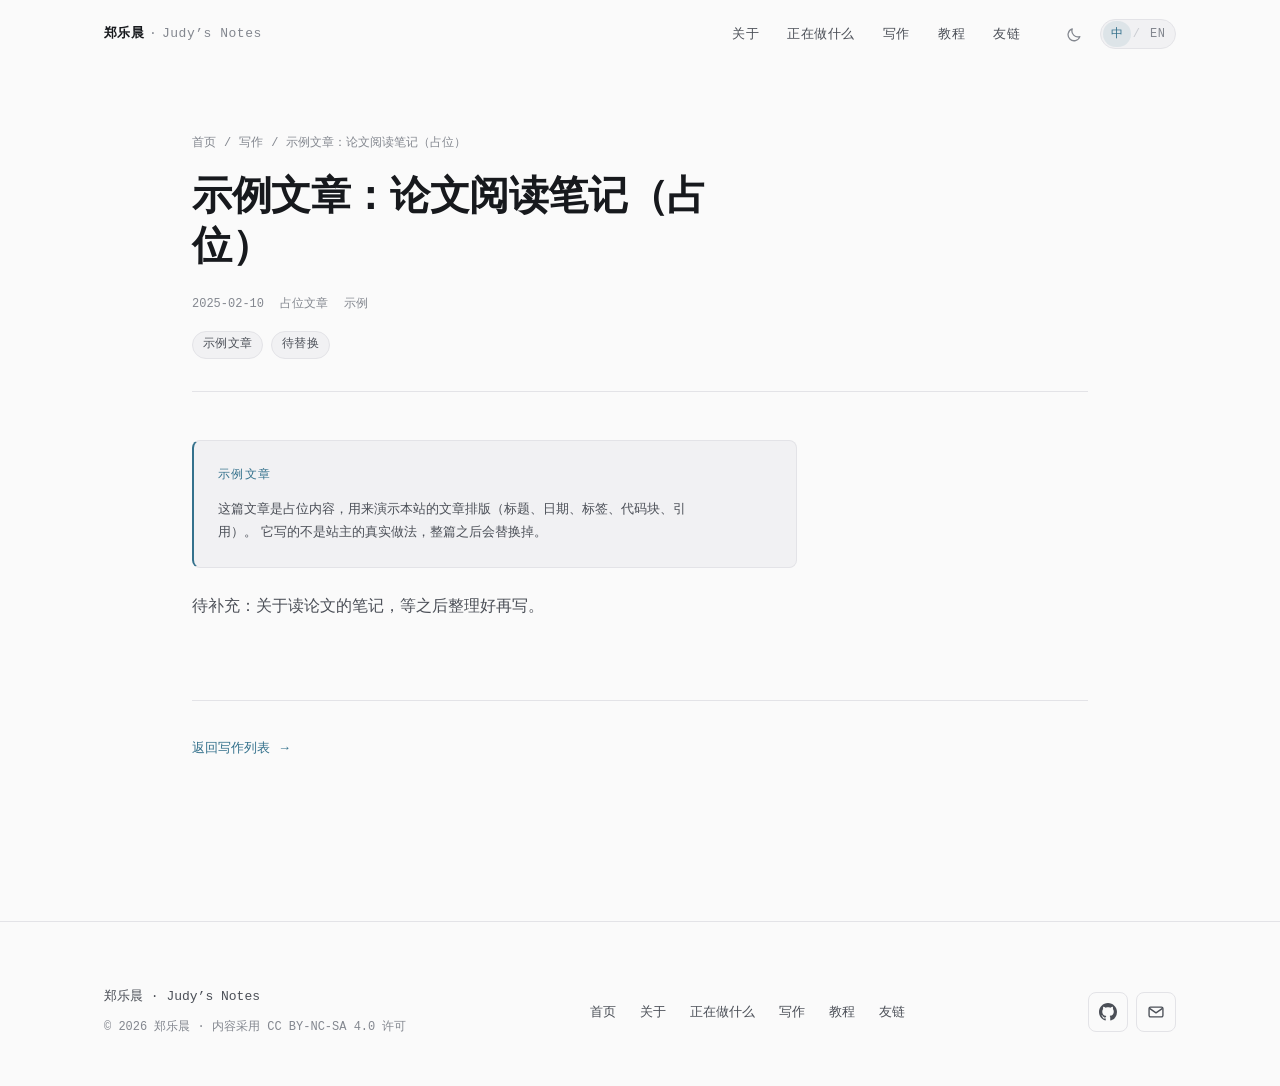
<file: blog/posts/paper-reading-notes.html>
<!DOCTYPE html>
<html lang="zh-CN" data-theme="light">
<head>
  <meta charset="utf-8">
  <meta name="viewport" content="width=device-width, initial-scale=1">
  <title>示例文章：论文阅读笔记（占位） · 郑乐晨 · Judy’s Notes</title>
  <meta name="description" content="示例文章：用来演示本站文章排版的占位内容，不是站主的真实笔记，之后会整体替换。">
  <link rel="icon" href="../../assets/img/favicon-32.png" sizes="32x32" type="image/png">
  <link rel="icon" href="../../assets/img/favicon-16.png" sizes="16x16" type="image/png">
  <link rel="apple-touch-icon" href="../../assets/img/apple-touch-icon.png">
  <link rel="stylesheet" href="../../assets/css/tokens.css">
  <link rel="stylesheet" href="../../assets/css/base.css">
  <link rel="stylesheet" href="../../assets/css/components.css">
  <script>
    (function () {
      document.documentElement.classList.add('js');
      try {
        var saved = localStorage.getItem('theme');
        var theme = saved || (window.matchMedia('(prefers-color-scheme: dark)').matches ? 'dark' : 'light');
        document.documentElement.setAttribute('data-theme', theme);
      } catch (error) {}
    })();
  </script>
</head>
<body>
  <a class="skip-link" href="#main">跳到主要内容</a>

  <header class="site-header" data-site-header>
    <div class="container site-header__inner">
      <a class="site-logo" href="../../index.html">
        <span class="site-logo__mark">郑乐晨</span>
        <span class="site-logo__sep" aria-hidden="true">·</span>
        <span class="site-logo__name">Judy’s Notes</span>
      </a>

      <nav class="site-nav" id="site-nav" aria-label="主导航" data-site-nav>
        <ul class="site-nav__list">
          <li><a class="site-nav__link" href="../../index.html#about">关于</a></li>
          <li><a class="site-nav__link" href="../../index.html#projects">正在做什么</a></li>
          <li><a class="site-nav__link" href="../../blog/index.html">写作</a></li>
          <li><a class="site-nav__link" href="../../tutorials/index.html">教程</a></li>
          <li><a class="site-nav__link" href="../../links/index.html">友链</a></li>
        </ul>
      </nav>

      <div class="site-header__actions">
        <button class="theme-toggle" type="button" data-theme-toggle aria-pressed="false" aria-label="切换到深色主题" title="切换到深色主题">
          <svg class="theme-toggle__icon theme-toggle__icon--moon" viewBox="0 0 20 20" fill="none" stroke="currentColor" stroke-width="1.5" stroke-linecap="round" stroke-linejoin="round" aria-hidden="true" focusable="false">
            <path d="M16.5 12.6A7.2 7.2 0 0 1 7.4 3.5a7.2 7.2 0 1 0 9.1 9.1Z" />
          </svg>
          <svg class="theme-toggle__icon theme-toggle__icon--sun" viewBox="0 0 20 20" fill="none" stroke="currentColor" stroke-width="1.5" stroke-linecap="round" aria-hidden="true" focusable="false">
            <circle cx="10" cy="10" r="3.6" />
            <path d="M10 1.6v2.1M10 16.3v2.1M1.6 10h2.1M16.3 10h2.1M4.1 4.1l1.5 1.5M14.4 14.4l1.5 1.5M15.9 4.1l-1.5 1.5M5.6 14.4l-1.5 1.5" />
          </svg>
        </button>

        <span class="lang-switch" aria-label="语言切换（占位，暂未启用）">
          <span class="lang-switch__item lang-switch__item--active" lang="zh-CN">中</span>
          <span aria-hidden="true">/</span>
          <span class="lang-switch__item" lang="en">EN</span>
        </span>

        <button class="nav-toggle" type="button" data-nav-toggle aria-expanded="false" aria-controls="site-nav" aria-label="打开导航菜单">
          <span class="nav-toggle__bar" aria-hidden="true"></span>
          <span class="nav-toggle__bar" aria-hidden="true"></span>
          <span class="nav-toggle__bar" aria-hidden="true"></span>
        </button>
      </div>
    </div>
  </header>

  <main id="main">
    <article class="article">
      <div class="container container--page">
        <nav class="breadcrumb" aria-label="面包屑">
          <a href="../../index.html">首页</a>
          <span aria-hidden="true">/</span>
          <a href="../../blog/index.html">写作</a>
          <span aria-hidden="true">/</span>
          <span aria-current="page">示例文章：论文阅读笔记（占位）</span>
        </nav>

        <header class="article__header">
          <h1 class="article__title">示例文章：论文阅读笔记（占位）</h1>
          <p class="article__meta">
            <time datetime="2025-02-10">2025-02-10</time>
            <span>占位文章</span>
            <span>示例</span>
          </p>
          <div class="tags mt-4">
            <span class="tag">示例文章</span>
            <span class="tag">待替换</span>
          </div>
        </header>

        <div class="prose article__body">
          <!-- TODO: 这是示例文章，需要替换为真实内容；正文目前只用于演示文章排版 -->
          <div class="note">
            <p class="note__title">示例文章</p>
            <p>
              这篇文章是占位内容，用来演示本站的文章排版（标题、日期、标签、代码块、引用）。
              它写的不是站主的真实做法，整篇之后会替换掉。
            </p>
          </div>
          <p>
            待补充：关于读论文的笔记，等之后整理好再写。
          </p>
        </div>

        <footer class="article__footer">
          <p>
            <a class="more-link" href="../../blog/index.html">返回写作列表</a>
          </p>
        </footer>
      </div>
    </article>
  </main>

  <footer class="site-footer">
    <div class="container site-footer__inner">
      <div>
        <p class="site-footer__brand">郑乐晨 · Judy’s Notes</p>
        <p class="site-footer__copy">© <span data-year>2026</span> 郑乐晨 · 内容采用 CC BY-NC-SA 4.0 许可</p>
      </div>

      <nav class="site-footer__nav" aria-label="页脚导航">
        <a href="../../index.html">首页</a>
        <a href="../../about/index.html">关于</a>
        <a href="../../index.html#projects">正在做什么</a>
        <a href="../../blog/index.html">写作</a>
        <a href="../../tutorials/index.html">教程</a>
        <a href="../../links/index.html">友链</a>
      </nav>

      <ul class="site-footer__socials">
        <li>
          <a class="icon-link" href="https://github.com/zhenglechen123456" aria-label="GitHub 主页" title="GitHub 主页" rel="me noopener" target="_blank">
            <svg viewBox="0 0 16 16" fill="currentColor" aria-hidden="true" focusable="false">
              <path d="M8 0C3.58 0 0 3.58 0 8c0 3.54 2.29 6.53 5.47 7.59.4.07.55-.17.55-.38 0-.19-.01-.82-.01-1.49-2.01.37-2.53-.49-2.69-.94-.09-.23-.48-.94-.82-1.13-.28-.15-.68-.52-.01-.53.63-.01 1.08.58 1.23.82.72 1.21 1.87.87 2.33.66.07-.52.28-.87.51-1.07-1.78-.2-3.64-.89-3.64-3.95 0-.87.31-1.59.82-2.15-.08-.2-.36-1.02.08-2.12 0 0 .67-.21 2.2.82.64-.18 1.32-.27 2-.27s1.36.09 2 .27c1.53-1.04 2.2-.82 2.2-.82.44 1.1.16 1.92.08 2.12.51.56.82 1.27.82 2.15 0 3.07-1.87 3.75-3.65 3.95.29.25.54.73.54 1.48 0 1.07-.01 1.93-.01 2.2 0 .21.15.46.55.38A8.01 8.01 0 0 0 16 8c0-4.42-3.58-8-8-8Z" />
            </svg>
          </a>
        </li>
        <li>
          <a class="icon-link" href="mailto:zhenglechen123456@ruc.edu.cn" aria-label="发送邮件给郑乐晨" title="发送邮件给郑乐晨">
            <svg viewBox="0 0 20 20" fill="none" stroke="currentColor" stroke-width="1.5" stroke-linejoin="round" aria-hidden="true" focusable="false">
              <rect x="2.3" y="4.6" width="15.4" height="10.8" rx="1.6" />
              <path d="m2.8 6 7.2 5 7.2-5" />
            </svg>
          </a>
        </li>
      </ul>
    </div>
  </footer>

  <button class="to-top" type="button" data-to-top aria-label="回到页面顶部">
    <svg viewBox="0 0 20 20" fill="none" stroke="currentColor" stroke-width="1.6" stroke-linecap="round" stroke-linejoin="round" aria-hidden="true" focusable="false">
      <path d="M10 16.5V4.5M4.8 9.7 10 4.5l5.2 5.2" />
    </svg>
  </button>

  <script src="../../assets/js/theme.js" defer></script>
  <script src="../../assets/js/nav.js" defer></script>
  <script src="../../assets/js/main.js" defer></script>
</body>
</html>
</file>
<file: assets/css/tokens.css>
/* ==========================================================================
   tokens.css — 全站设计变量（颜色 / 字体 / 字号 / 间距 / 圆角 / 阴影 / 动效）
   想改配色、字号、留白力度，只需要改这一个文件。
   深浅两套主题：浅色为默认值，深色通过 [data-theme="dark"] 覆盖，
   同时用 prefers-color-scheme 兜底（JS 不可用时也能跟随系统）。
   ========================================================================== */

:root {
  color-scheme: light;

  /* --- 字体栈：中文优先，零外链 --- */
  --font-sans: -apple-system, BlinkMacSystemFont, "Segoe UI", "Noto Sans SC",
    "PingFang SC", "Microsoft YaHei", "Helvetica Neue", Arial, sans-serif;
  --font-mono: ui-monospace, "SF Mono", "SFMono-Regular", Menlo, Consolas,
    "Liberation Mono", "Courier New", monospace;

  /* --- 字号（正文 16px，标题用 clamp 做流式缩放） --- */
  --fs-xs: 0.75rem;      /* 12px 标签、脚注 */
  --fs-sm: 0.8125rem;    /* 13px 元信息、导航 */
  --fs-base: 1rem;       /* 16px 正文 */
  --fs-md: 1.0625rem;    /* 17px 卡片标题 */
  --fs-lg: 1.3125rem;    /* 21px 分区标题 */
  --fs-xl: 1.625rem;     /* 26px 页面标题 */
  --fs-2xl: clamp(1.875rem, 1.5rem + 1.6vw, 2.5rem);
  --fs-numeral: clamp(2.5rem, 1.9rem + 3vw, 4rem);       /* 分区大号编号 01 */

  /* --- 行高与字距 --- */
  --lh-tight: 1.25;
  --lh-snug: 1.5;
  --lh-base: 1.75;
  --ls-wide: 0.12em;
  --ls-mono: 0.04em;

  /* --- 间距（8px 基准） --- */
  --sp-1: 0.25rem;
  --sp-2: 0.5rem;
  --sp-3: 0.75rem;
  --sp-4: 1rem;
  --sp-5: 1.5rem;
  --sp-6: 2rem;
  --sp-7: 2.5rem;
  --sp-8: 3rem;
  --sp-9: 4rem;
  --sp-10: 5rem;
  --sp-11: 7rem;

  /* --- 版心与行宽 --- */
  --container: 71rem;        /* 1136px 内容最大宽度 */
  --container-page: 60rem;   /* 列表 / 文章页 */
  --measure: 68ch;           /* 段落最大宽度 */

  /* --- 圆角 / 边框 --- */
  --radius-sm: 4px;
  --radius-md: 8px;
  --radius-lg: 14px;
  --radius-pill: 999px;
  --border-w: 1px;

  /* --- 动效 --- */
  --ease: cubic-bezier(0.22, 0.61, 0.36, 1);
  --dur-fast: 120ms;
  --dur: 200ms;
  --dur-slow: 460ms;

  /* --- 层级 --- */
  --z-header: 50;
  --z-to-top: 40;

  /* --- 颜色：浅色主题（默认） --- */
  --c-bg: #fafafa;
  --c-bg-elevated: #ffffff;
  --c-bg-subtle: #f1f1f3;
  --c-text: #17191d;
  --c-text-2: #4b4f57;
  --c-text-3: #83878f;
  --c-border: #e3e3e7;
  --c-border-strong: #c9cbd1;
  --c-accent: #34718c;             /* 唯一强调色：低饱和蓝青 */
  --c-accent-hover: #26586e;
  --c-accent-soft: rgba(52, 113, 140, 0.1);
  --c-accent-glow: rgba(52, 113, 140, 0.03);      /* 头图极淡径向光晕 */
  --c-bg-translucent: rgba(250, 250, 250, 0.82);  /* 顶栏滚动后的半透明底 */
  --c-numeral: #dcdde1;            /* 分区大号数字的灰 */
  --c-shadow: 0 1px 2px rgba(20, 22, 26, 0.05);
  --c-shadow-lift: 0 8px 20px -14px rgba(20, 22, 26, 0.35);
}

/* --- 颜色：深色主题 --- */
:root[data-theme="dark"] {
  color-scheme: dark;
  --c-bg: #0f1115;
  --c-bg-elevated: #14171c;
  --c-bg-subtle: #191d23;
  --c-text: #e8e9ec;
  --c-text-2: #a9adb5;
  --c-text-3: #767b85;
  --c-border: #24282f;
  --c-border-strong: #383d46;
  --c-accent: #7bb4ce;
  --c-accent-hover: #9fcbe0;
  --c-accent-soft: rgba(123, 180, 206, 0.14);
  --c-accent-glow: rgba(123, 180, 206, 0.035);
  --c-bg-translucent: rgba(15, 17, 21, 0.78);
  --c-numeral: #262b33;
  --c-shadow: 0 1px 2px rgba(0, 0, 0, 0.45);
  --c-shadow-lift: 0 10px 26px -16px rgba(0, 0, 0, 0.9);
}

/* --- 没有 JS 时跟随系统（有 JS 时 html[data-theme] 会覆盖这里） --- */
@media (prefers-color-scheme: dark) {
  :root:not([data-theme="light"]) {
    color-scheme: dark;
    --c-bg: #0f1115;
    --c-bg-elevated: #14171c;
    --c-bg-subtle: #191d23;
    --c-text: #e8e9ec;
    --c-text-2: #a9adb5;
    --c-text-3: #767b85;
    --c-border: #24282f;
    --c-border-strong: #383d46;
    --c-accent: #7bb4ce;
    --c-accent-hover: #9fcbe0;
    --c-accent-soft: rgba(123, 180, 206, 0.14);
    --c-accent-glow: rgba(123, 180, 206, 0.035);
    --c-bg-translucent: rgba(15, 17, 21, 0.78);
    --c-numeral: #262b33;
    --c-shadow: 0 1px 2px rgba(0, 0, 0, 0.45);
    --c-shadow-lift: 0 10px 26px -16px rgba(0, 0, 0, 0.9);
  }
}
</file>
<file: assets/css/base.css>
/* ==========================================================================
   base.css — Reset、排版、链接、容器、正文（.prose）基础样式
   ========================================================================== */

/* ---------- Reset ---------- */
*,
*::before,
*::after {
  box-sizing: border-box;
}

* {
  margin: 0;
}

html {
  -webkit-text-size-adjust: 100%;
  text-size-adjust: 100%;
  scroll-behavior: smooth;
  scroll-padding-top: 6rem; /* 锚点跳转时避开吸顶导航 */
}

body {
  min-height: 100vh;
  background-color: var(--c-bg);
  color: var(--c-text);
  font-family: var(--font-sans);
  font-size: var(--fs-base);
  line-height: var(--lh-base);
  -webkit-font-smoothing: antialiased;
  -moz-osx-font-smoothing: grayscale;
  overflow-wrap: break-word;
}

img,
svg,
video,
canvas {
  display: block;
  max-width: 100%;
}

img {
  height: auto;
}

button,
input,
select,
textarea {
  font: inherit;
  color: inherit;
}

button {
  background: none;
  border: 0;
  padding: 0;
  cursor: pointer;
}

ul[class],
ol[class] {
  list-style: none;
  padding: 0;
}

/* ---------- 标题与段落 ---------- */
h1,
h2,
h3,
h4 {
  font-weight: 600;
  line-height: var(--lh-tight);
  letter-spacing: -0.01em;
}

p {
  max-width: var(--measure); /* 正文约 68ch，保证可读性 */
}

/* ---------- 链接 ---------- */
a {
  color: var(--c-accent);
  text-decoration: none;
  text-underline-offset: 0.22em;
  text-decoration-thickness: 1px;
  transition: color var(--dur-fast) var(--ease);
}

a:hover {
  color: var(--c-accent-hover);
  text-decoration: underline;
}

/* 键盘可聚焦：只在键盘导航时出现焦点环 */
:focus-visible {
  outline: 2px solid var(--c-accent);
  outline-offset: 3px;
  border-radius: var(--radius-sm);
}

::selection {
  background-color: var(--c-accent-soft);
  color: var(--c-text);
}

/* ---------- 布局容器 ---------- */
.container {
  width: 100%;
  max-width: var(--container);
  margin-inline: auto;
  padding-inline: var(--sp-6);
}

.container--page {
  max-width: var(--container-page);
}

/* 跳到主内容（仅键盘聚焦时可见） */
.skip-link {
  position: absolute;
  top: var(--sp-2);
  left: var(--sp-2);
  z-index: 100;
  padding: var(--sp-2) var(--sp-4);
  background-color: var(--c-bg-elevated);
  border: var(--border-w) solid var(--c-accent);
  border-radius: var(--radius-md);
  font-size: var(--fs-sm);
  transform: translateY(-200%);
}

.skip-link:focus {
  transform: translateY(0);
}

/* 仅供屏幕阅读器 */
.visually-hidden {
  position: absolute !important;
  width: 1px;
  height: 1px;
  margin: -1px;
  padding: 0;
  overflow: hidden;
  clip: rect(0 0 0 0);
  clip-path: inset(50%);
  white-space: nowrap;
  border: 0;
}

/* ---------- 工具类 ---------- */
.mono {
  font-family: var(--font-mono);
  letter-spacing: var(--ls-mono);
}

.text-muted {
  color: var(--c-text-3);
}

.text-secondary {
  color: var(--c-text-2);
}

.eyebrow {
  font-family: var(--font-mono);
  font-size: var(--fs-xs);
  letter-spacing: var(--ls-wide);
  text-transform: uppercase;
  color: var(--c-text-3);
}

.accent-rule {
  display: block;
  width: 2.5rem;
  height: 2px;
  background-color: var(--c-accent);
  border: 0;
}

/* 少量间距工具类，避免在 HTML 里写内联样式 */
.mt-4 {
  margin-top: var(--sp-4);
}

.mt-6 {
  margin-top: var(--sp-6);
}

.mt-8 {
  margin-top: var(--sp-8);
}

/* ---------- 正文排版（文章 / 长文页面） ---------- */
.prose {
  max-width: var(--measure);
  color: var(--c-text-2);
}

.prose > * + * {
  margin-top: var(--sp-5);
}

.prose h2 {
  margin-top: var(--sp-8);
  font-size: var(--fs-xl);
  color: var(--c-text);
}

.prose h3 {
  margin-top: var(--sp-6);
  font-size: var(--fs-lg);
  color: var(--c-text);
}

.prose h2 + p,
.prose h3 + p {
  margin-top: var(--sp-3);
}

.prose strong {
  color: var(--c-text);
  font-weight: 600;
}

.prose ul,
.prose ol {
  padding-left: 1.4em;
  display: flex;
  flex-direction: column;
  gap: var(--sp-2);
}

.prose li::marker {
  color: var(--c-text-3);
}

.prose a {
  text-decoration: underline;
  text-decoration-color: var(--c-border-strong);
}

.prose a:hover {
  text-decoration-color: var(--c-accent);
}

.prose blockquote {
  padding-left: var(--sp-5);
  border-left: 2px solid var(--c-accent);
  color: var(--c-text-3);
  font-style: normal;
}

.prose code {
  font-family: var(--font-mono);
  font-size: 0.875em;
  padding: 0.1em 0.35em;
  background-color: var(--c-bg-subtle);
  border: var(--border-w) solid var(--c-border);
  border-radius: var(--radius-sm);
}

.prose pre {
  overflow-x: auto;
  padding: var(--sp-5);
  background-color: var(--c-bg-subtle);
  border: var(--border-w) solid var(--c-border);
  border-radius: var(--radius-md);
  font-size: var(--fs-sm);
  line-height: var(--lh-snug);
}

.prose pre code {
  padding: 0;
  background: none;
  border: 0;
  font-size: inherit;
}

.prose hr {
  height: 1px;
  border: 0;
  background-color: var(--c-border);
  margin-block: var(--sp-8);
}

.prose img {
  border: var(--border-w) solid var(--c-border);
  border-radius: var(--radius-md);
}

/* ---------- 尊重系统的减弱动效设置 ---------- */
@media (prefers-reduced-motion: reduce) {
  html {
    scroll-behavior: auto;
  }

  *,
  *::before,
  *::after {
    animation-duration: 0.001ms !important;
    animation-iteration-count: 1 !important;
    transition-duration: 0.001ms !important;
    scroll-behavior: auto !important;
  }
}
</file>
<file: assets/css/components.css>
/* ==========================================================================
   components.css — 导航、Hero、分区、卡片、时间线、标签、页脚等组件
   命名：BEM 风格的短横线（block__element--modifier）
   ========================================================================== */

/* --------------------------------------------------------------------------
   1. 吸顶导航
   -------------------------------------------------------------------------- */
.site-header {
  position: sticky;
  top: 0;
  z-index: var(--z-header);
  /* 未滚动：完全透明，与页面底色融为一体 */
  background-color: transparent;
  border-bottom: var(--border-w) solid transparent;
  transition: background-color var(--dur) var(--ease), border-color var(--dur) var(--ease),
    box-shadow var(--dur) var(--ease);
}

/* nav.js 在滚动超过 24px 后加上的类：半透明底 + 模糊 + 细线 */
.site-header.is-scrolled {
  background-color: var(--c-bg-translucent);
  -webkit-backdrop-filter: blur(8px);
  backdrop-filter: blur(8px);
  border-bottom-color: var(--c-border);
  box-shadow: var(--c-shadow);
}

/* 不支持 backdrop-filter 的浏览器：回退成不透明底，避免文字糊在一起 */
@supports not ((backdrop-filter: blur(2px)) or (-webkit-backdrop-filter: blur(2px))) {
  .site-header.is-scrolled {
    background-color: var(--c-bg);
  }
}

/* 移动端菜单展开时锁定页面滚动（nav.js 负责加/去类，关闭一定恢复） */
body.nav-open {
  overflow: hidden;
}

.site-header__inner {
  display: flex;
  align-items: center;
  gap: var(--sp-3);
  min-height: 4.25rem;
}

/* --- Logo：中文名 600 + 正文色，后缀 400 + 次级灰 --- */
.site-logo {
  display: inline-flex;
  align-items: baseline;
  gap: 0.4em;
  font-size: var(--fs-sm);
  white-space: nowrap;
}

.site-logo__mark {
  font-family: var(--font-sans);
  font-weight: 600;
  letter-spacing: 0.02em;
  color: var(--c-text);
}

.site-logo__sep,
.site-logo__name {
  font-family: var(--font-mono);
  font-weight: 400;
  color: var(--c-text-3);
}

.site-logo__name {
  letter-spacing: var(--ls-mono);
}

/* Logo 整体 hover：统一过渡到强调色，不加下划线 */
.site-logo:hover {
  text-decoration: none;
}

.site-logo:hover .site-logo__mark,
.site-logo:hover .site-logo__sep,
.site-logo:hover .site-logo__name {
  color: var(--c-accent);
}

.site-nav {
  margin-left: auto;
}

.site-nav__list {
  display: flex;
  align-items: center;
  gap: clamp(1.1rem, 2.2vw, 1.75rem);
}

.site-nav__link {
  position: relative;
  display: inline-block;
  padding-block: 0.45rem;
  color: var(--c-text-2);
  font-size: var(--fs-sm);
  font-weight: 450;
  letter-spacing: 0.04em;
  transition: color var(--dur) var(--ease);
}

/* 下划线用伪元素 scaleX 从左到右展开，不用 text-decoration */
.site-nav__link::after {
  content: "";
  position: absolute;
  left: 0;
  right: 0;
  bottom: 0.15rem;
  height: 1px;
  background-color: var(--c-accent);
  transform: scaleX(0);
  transform-origin: left center;
  transition: transform var(--dur) var(--ease);
}

.site-nav__link:hover {
  color: var(--c-accent);
  text-decoration: none;
}

.site-nav__link:hover::after,
.site-nav__link:focus-visible::after {
  transform: scaleX(1);
}

/* 当前页（is-active / aria-current）与当前分区（is-current-section，scroll-spy）
   共用同一条下划线规则，避免两套重复定义 */
.site-nav__link.is-active,
.site-nav__link.is-current-section,
.site-nav__link[aria-current="page"],
.site-nav__link[aria-current="true"] {
  color: var(--c-accent);
}

.site-nav__link.is-active::after,
.site-nav__link.is-current-section::after,
.site-nav__link[aria-current="page"]::after,
.site-nav__link[aria-current="true"]::after {
  transform: scaleX(1);
}

/* 键盘焦点：强调色描边 */
.site-logo:focus-visible,
.site-nav__link:focus-visible,
.theme-toggle:focus-visible,
.nav-toggle:focus-visible,
.lang-switch:focus-visible {
  outline: 2px solid var(--c-accent);
  outline-offset: 4px;
  border-radius: var(--radius-sm);
}

.site-header__actions {
  display: flex;
  align-items: center;
  gap: var(--sp-2);
  margin-left: var(--sp-5);
}

/* --- 主题切换按钮：无边框图标按钮，两个图标叠加旋转淡入淡出 --- */
.theme-toggle {
  position: relative;
  display: inline-flex;
  align-items: center;
  justify-content: center;
  width: 2.25rem;
  height: 2.25rem;
  color: var(--c-text-3);
  border-radius: var(--radius-md);
  transition: color var(--dur) var(--ease), background-color var(--dur) var(--ease);
}

.theme-toggle:hover {
  color: var(--c-accent);
  background-color: var(--c-accent-soft);
}

.theme-toggle__icon {
  position: absolute;
  inset: 0;
  margin: auto;
  width: 1.05rem;
  height: 1.05rem;
  transition: opacity 250ms var(--ease), transform 250ms var(--ease);
}

.theme-toggle__icon--moon {
  opacity: 1;
  transform: rotate(0deg) scale(1);
}

.theme-toggle__icon--sun {
  opacity: 0;
  transform: rotate(90deg) scale(0.8);
}

:root[data-theme="dark"] .theme-toggle__icon--moon {
  opacity: 0;
  transform: rotate(-90deg) scale(0.8);
}

:root[data-theme="dark"] .theme-toggle__icon--sun {
  opacity: 1;
  transform: rotate(0deg) scale(1);
}

/* 没有 JS 时跟随系统：图标状态也要跟着系统走，避免深色下还显示月亮 */
@media (prefers-color-scheme: dark) {
  :root:not([data-theme="light"]) .theme-toggle__icon--moon {
    opacity: 0;
    transform: rotate(-90deg) scale(0.8);
  }

  :root:not([data-theme="light"]) .theme-toggle__icon--sun {
    opacity: 1;
    transform: rotate(0deg) scale(1);
  }
}

/* --- 语言标记：不可用占位，但外观做成小切换控件 --- */
.lang-switch {
  display: inline-flex;
  align-items: center;
  gap: 0.1rem;
  padding: 0.1rem;
  font-family: var(--font-mono);
  font-size: var(--fs-xs);
  letter-spacing: var(--ls-mono);
  color: var(--c-text-3);
  background-color: var(--c-bg-subtle);
  border: var(--border-w) solid var(--c-border);
  border-radius: var(--radius-pill);
}

.lang-switch__item {
  padding: 0.15rem 0.5rem;
  border-radius: var(--radius-pill);
  transition: color var(--dur) var(--ease), background-color var(--dur) var(--ease);
}

.lang-switch__item--active {
  color: var(--c-accent);
  background-color: var(--c-accent-soft);
}

/* 中间的分隔斜杠 */
.lang-switch > span[aria-hidden="true"] {
  color: var(--c-border-strong);
}

/* hover 反馈：未选中的那一项变深一点（占位控件，点击无行为） */
.lang-switch:hover .lang-switch__item:not(.lang-switch__item--active) {
  color: var(--c-text-2);
}

/* --- 汉堡按钮（≤768px 显示）：三条细线，展开时形变成 X --- */
.nav-toggle {
  display: none;
  flex-direction: column;
  align-items: center;
  justify-content: center;
  gap: 4px;
  width: 2.25rem;
  height: 2.25rem;
  color: var(--c-text-2);
  border-radius: var(--radius-md);
  transition: color var(--dur) var(--ease), background-color var(--dur) var(--ease);
}

.nav-toggle:hover {
  color: var(--c-text);
  background-color: var(--c-bg-subtle);
}

.nav-toggle__bar {
  display: block;
  width: 1rem;
  height: 1px;
  background-color: currentColor;
  transition: transform var(--dur) var(--ease), opacity var(--dur-fast) var(--ease);
}

.site-header.is-nav-open .nav-toggle__bar:nth-child(1) {
  transform: translateY(5px) rotate(45deg);
}

.site-header.is-nav-open .nav-toggle__bar:nth-child(2) {
  opacity: 0;
}

.site-header.is-nav-open .nav-toggle__bar:nth-child(3) {
  transform: translateY(-5px) rotate(-45deg);
}

/* --------------------------------------------------------------------------
   2. Hero（左：方形头像 / 右：竖排文字块，垂直居中）
   -------------------------------------------------------------------------- */
.hero {
  position: relative;
  isolation: isolate; /* 让 ::before 的极淡光晕只作用在本区域内 */
  padding-block: clamp(3.5rem, 7vw, 5rem) clamp(2.5rem, 5vw, 4rem);
}

/* 唯一的克制装饰：一层透明度 0.03 的径向光晕 */
.hero::before {
  content: "";
  position: absolute;
  inset: 0;
  z-index: -1;
  pointer-events: none;
  background-image: radial-gradient(58% 52% at 24% 38%, var(--c-accent-glow), transparent 72%);
}

.hero__inner {
  display: grid;
  /* 左列头像（按内容宽度），右列文字块 */
  grid-template-columns: auto minmax(0, 1fr);
  align-items: center;
  gap: clamp(2.5rem, 4vw, 3.5rem); /* 40px ~ 56px */
}

.hero__text {
  min-width: 0; /* 防止长字符串撑破网格列 */
}

.hero__eyebrow {
  font-family: var(--font-mono);
  font-size: var(--fs-xs);
  letter-spacing: var(--ls-wide);
  text-transform: uppercase;
  color: var(--c-text-2); /* 强调色只留给链接与 hover */
}

/* 英文署名：小号等宽 + 超宽字距，靠字距撑住一行（标签是 <p>） */
.hero__name-en {
  margin-top: var(--sp-4);
  margin-right: -0.26em; /* 抵消最后一个字母的字距 */
  max-width: none; /* base.css 对 p 有 68ch 限宽，这里显式取消，署名行不被限宽影响 */
  font-family: var(--font-mono);
  font-size: 0.9375rem; /* 15px，保持小号 */
  font-weight: 500;
  line-height: 1.2;
  letter-spacing: 0.26em;
  text-transform: uppercase;
  color: var(--c-text-2);
}

/* 中文姓名：页面唯一的 h1，也是首屏最大的元素。
   类选择器（0,1,0）优先级高于 base.css 的 h1（0,0,1）与浏览器默认样式，
   因此字号 / 字重 / 行高 / 字距全部在这里生效，无需额外 reset；
   margin 由 base.css 的通配规则（margin: 0）兜底，这里只加重上边距。 */
.hero__name-zh {
  margin-top: var(--sp-3);
  font-size: clamp(2.25rem, 6vw, 4rem);
  font-weight: 700;
  line-height: 1.12;
  letter-spacing: -0.02em; /* 中文大字需要收紧 */
  color: var(--c-text);
}

.hero__tagline {
  margin-top: var(--sp-4);
  font-size: var(--fs-sm);
  line-height: 1.7;
  letter-spacing: var(--ls-mono);
  color: var(--c-text-3);
}

/* 学校名：强调色链接，默认无下划线，hover 才出现 */
.hero__tagline a {
  color: var(--c-accent);
  text-decoration: none;
  text-underline-offset: 0.22em;
}

.hero__tagline a:hover {
  text-decoration: underline;
}

.hero__lead {
  margin-top: var(--sp-5);
  color: var(--c-text-2);
  max-width: 46ch;
}

.hero__socials {
  display: flex;
  flex-wrap: wrap;
  align-items: center;
  gap: var(--sp-4); /* 约 16px */
  margin-top: var(--sp-6);
}

/* 头图里的社交图标：细线、灰、无边框，hover 变强调色 + 上移 1px */
.hero__socials .icon-link {
  width: 2rem;
  height: 2rem;
  color: var(--c-text-3);
  border-color: transparent;
  background-color: transparent;
}

.hero__socials .icon-link:hover {
  color: var(--c-accent);
  border-color: transparent;
  transform: translateY(-1px);
}

.hero__socials .icon-link svg {
  width: 1.125rem; /* 18px */
  height: 1.125rem;
}

/* 方形头像 + 细边框，尺寸克制 */
.hero__avatar {
  padding: var(--sp-2);
  background-color: var(--c-bg-elevated);
  border: var(--border-w) solid var(--c-border);
  border-radius: var(--radius-lg);
}

.hero__avatar img {
  width: clamp(7rem, 13vw, 9rem); /* 112px ~ 144px */
  height: clamp(7rem, 13vw, 9rem);
  border-radius: var(--radius-md);
}

/* 卡片里用的头像版本（关于页的联系卡片，保持原来的圆形） */
.hero__avatar--card {
  margin-bottom: var(--sp-2);
  align-self: flex-start;
  border-radius: var(--radius-pill);
}

.hero__avatar--card img {
  width: 6rem;
  height: 6rem;
  border-radius: var(--radius-pill);
}

/* 真实头像是 1280×1101 的横向图（比例约 1.16:1），而上面两个容器是方形 / 圆形。
   用 object-fit: cover 居中裁切，避免被硬拉伸变形；方形/圆形裁切横向图会各裁掉
   左右约 13% 的画面，裁切是否可接受需要站主目视确认（见 README「已知取舍」）。 */
.hero__avatar img,
.hero__avatar--card img {
  object-fit: cover;
  object-position: center;
}

/* 图标链接（GitHub / 邮箱） */
.icon-link {
  display: inline-flex;
  align-items: center;
  justify-content: center;
  width: 2.5rem;
  height: 2.5rem;
  color: var(--c-text-2);
  border: var(--border-w) solid var(--c-border);
  border-radius: var(--radius-md);
  transition: color var(--dur) var(--ease), border-color var(--dur) var(--ease),
    transform var(--dur) var(--ease);
}

.icon-link:hover {
  color: var(--c-accent);
  border-color: var(--c-accent);
  transform: translateY(-2px);
  text-decoration: none;
}

.icon-link svg {
  width: 1.125rem;
  height: 1.125rem;
}

/* --------------------------------------------------------------------------
   3. 分区与编号标题
   -------------------------------------------------------------------------- */
.section {
  padding-block: clamp(2.5rem, 6vw, 4.5rem);
  border-top: var(--border-w) solid var(--c-border);
}

.section--flush {
  border-top: 0;
}

.section__header {
  display: flex;
  align-items: baseline;
  gap: var(--sp-5);
  margin-bottom: var(--sp-7);
}

.section__numeral {
  font-family: var(--font-mono);
  font-size: var(--fs-numeral);
  font-weight: 400;
  line-height: 0.85;
  letter-spacing: var(--ls-mono);
  color: var(--c-numeral);
  user-select: none;
}

.section__title {
  font-size: var(--fs-lg);
}

.section__subtitle {
  margin-top: var(--sp-1);
  font-family: var(--font-mono);
  font-size: var(--fs-xs);
  letter-spacing: var(--ls-wide);
  text-transform: uppercase;
  color: var(--c-text-3);
}

.section__footer {
  margin-top: var(--sp-7);
  font-size: var(--fs-sm);
}

/* 更多链接：带箭头的文字链接 */
.more-link {
  display: inline-flex;
  align-items: center;
  gap: var(--sp-2);
  font-size: var(--fs-sm);
}

.more-link::after {
  content: "→";
  transition: transform var(--dur) var(--ease);
}

.more-link:hover {
  text-decoration: none;
}

.more-link:hover::after {
  transform: translateX(3px);
}

/* --------------------------------------------------------------------------
   4. 网格与卡片
   -------------------------------------------------------------------------- */
.grid {
  display: grid;
  gap: var(--sp-5);
}

.grid--2 {
  grid-template-columns: repeat(2, minmax(0, 1fr));
}

.grid--3 {
  grid-template-columns: repeat(3, minmax(0, 1fr));
}

.grid--4 {
  grid-template-columns: repeat(4, minmax(0, 1fr));
}

.card {
  position: relative;
  display: flex;
  flex-direction: column;
  gap: var(--sp-3);
  padding: var(--sp-5);
  color: var(--c-text); /* 卡片内默认正文色，内部链接仍保留自己的颜色 */
  background-color: var(--c-bg-elevated);
  border: var(--border-w) solid var(--c-border);
  border-radius: var(--radius-md);
  transition: transform var(--dur) var(--ease), border-color var(--dur) var(--ease),
    box-shadow var(--dur) var(--ease);
}

/* 卡片 hover：轻微抬升 + 边框变强调色，禁止重阴影 */
.card:hover {
  transform: translateY(-2px);
  border-color: var(--c-accent);
  box-shadow: var(--c-shadow-lift);
}

.card__title {
  font-size: var(--fs-md);
  color: var(--c-text);
}

.card__title-link {
  color: inherit;
}

/* 让整张卡片可点击（卡片内只有一个主链接时使用） */
.card__title-link::after {
  content: "";
  position: absolute;
  inset: 0;
  border-radius: inherit;
}

.card:hover .card__title-link {
  color: var(--c-accent);
}

/* 卡片标题链接不做下划线，避免 hover 时整块文字都被划到 */
.card__title-link:hover {
  text-decoration: none;
}

.card__meta {
  font-family: var(--font-mono);
  font-size: var(--fs-xs);
  letter-spacing: var(--ls-mono);
  color: var(--c-text-3);
}

.card__text {
  font-size: var(--fs-sm);
  line-height: var(--lh-base);
  color: var(--c-text-2);
  max-width: 62ch;
}

.card__index {
  font-family: var(--font-mono);
  font-size: var(--fs-xs);
  color: var(--c-text-3);
}

.card__links {
  display: flex;
  flex-wrap: wrap;
  gap: var(--sp-4);
  margin-top: auto;
  padding-top: var(--sp-2);
  font-size: var(--fs-sm);
}

.card__links a {
  position: relative;
  z-index: 1; /* 保证副链接不会被通栏链接盖住 */
}

/* 兴趣卡片：编号 + 标题 + 说明 */
.interest {
  gap: var(--sp-2);
}

.interest__num {
  font-family: var(--font-mono);
  font-size: var(--fs-xs);
  color: var(--c-accent);
  letter-spacing: var(--ls-mono);
}

/* 资源卡片左侧的强调细线 */
.resource {
  border-left: 2px solid var(--c-border-strong);
}

.resource:hover {
  border-left-color: var(--c-accent);
}

/* --------------------------------------------------------------------------
   5. 标签
   -------------------------------------------------------------------------- */
.tags {
  display: flex;
  flex-wrap: wrap;
  gap: var(--sp-2);
}

.tag {
  display: inline-block;
  padding: 0.15rem 0.6rem;
  font-family: var(--font-mono);
  font-size: var(--fs-xs);
  letter-spacing: var(--ls-mono);
  color: var(--c-text-2);
  background-color: var(--c-bg-subtle);
  border: var(--border-w) solid var(--c-border);
  border-radius: var(--radius-pill);
}

.tag--accent {
  color: var(--c-accent);
  background-color: var(--c-accent-soft);
  border-color: transparent;
}

/* 关键词行与正文之间留出间距 */
.tags--block {
  margin-top: var(--sp-6);
}

/* --------------------------------------------------------------------------
   6. 时间线
   -------------------------------------------------------------------------- */
.timeline {
  margin-left: 0.3rem;
  padding-left: var(--sp-6);
  border-left: var(--border-w) solid var(--c-border);
  display: flex;
  flex-direction: column;
  gap: var(--sp-6);
}

.timeline__item {
  position: relative;
}

.timeline__item::before {
  content: "";
  position: absolute;
  top: 0.55rem;
  left: calc(var(--sp-6) * -1 - 4.5px);
  width: 8px;
  height: 8px;
  background-color: var(--c-bg);
  border: var(--border-w) solid var(--c-accent);
  border-radius: var(--radius-pill);
}

.timeline__date {
  font-family: var(--font-mono);
  font-size: var(--fs-xs);
  letter-spacing: var(--ls-mono);
  color: var(--c-text-3);
}

.timeline__title {
  margin-top: var(--sp-1);
  font-size: var(--fs-md);
}

.timeline__text {
  margin-top: var(--sp-2);
  font-size: var(--fs-sm);
  color: var(--c-text-2);
}

/* --------------------------------------------------------------------------
   7. 友链
   -------------------------------------------------------------------------- */
.friend {
  gap: var(--sp-2);
}

/* 整张卡片是一个 <a>：hover 时不要给内部文字加下划线 */
.friend:hover {
  text-decoration: none;
}

.friend:hover .friend__name {
  color: var(--c-accent);
}

.friend__name {
  font-size: var(--fs-md);
}

.friend__domain {
  font-family: var(--font-mono);
  font-size: var(--fs-xs);
  color: var(--c-text-3);
}

.friend__desc {
  font-size: var(--fs-sm);
  color: var(--c-text-2);
}

/* --------------------------------------------------------------------------
   8. 页面头（列表页 / 关于页）
   -------------------------------------------------------------------------- */
.page-header {
  padding-block: clamp(2.5rem, 7vw, 4.5rem) clamp(2rem, 4vw, 3rem);
  border-bottom: var(--border-w) solid var(--c-border);
}

.page-header__eyebrow {
  font-family: var(--font-mono);
  font-size: var(--fs-xs);
  letter-spacing: var(--ls-wide);
  text-transform: uppercase;
  color: var(--c-accent);
}

.page-header__title {
  margin-top: var(--sp-3);
  font-size: var(--fs-2xl);
}

.page-header__lead {
  margin-top: var(--sp-4);
  color: var(--c-text-2);
  max-width: 54ch;
}

/* 面包屑 */
.breadcrumb {
  display: flex;
  flex-wrap: wrap;
  align-items: center;
  gap: var(--sp-2);
  font-family: var(--font-mono);
  font-size: var(--fs-xs);
  color: var(--c-text-3);
}

.breadcrumb a {
  color: var(--c-text-3);
}

.breadcrumb a:hover {
  color: var(--c-accent);
}

/* --------------------------------------------------------------------------
   9. 文章页
   -------------------------------------------------------------------------- */
.article {
  padding-block: clamp(2.5rem, 6vw, 4rem) var(--sp-10);
}

.article__header {
  padding-bottom: var(--sp-6);
  border-bottom: var(--border-w) solid var(--c-border);
}

.article__title {
  margin-top: var(--sp-4);
  font-size: var(--fs-2xl);
  max-width: 26ch;
}

.article__meta {
  display: flex;
  flex-wrap: wrap;
  align-items: center;
  gap: var(--sp-4);
  margin-top: var(--sp-5);
  font-family: var(--font-mono);
  font-size: var(--fs-xs);
  color: var(--c-text-3);
}

.article__body {
  margin-top: var(--sp-8);
}

.article__footer {
  margin-top: var(--sp-10);
  padding-top: var(--sp-6);
  border-top: var(--border-w) solid var(--c-border);
}

.post-nav {
  display: flex;
  flex-wrap: wrap;
  justify-content: space-between;
  gap: var(--sp-5);
  font-size: var(--fs-sm);
}

/* --------------------------------------------------------------------------
   10. 空状态 / 提示条
   -------------------------------------------------------------------------- */
.note {
  padding: var(--sp-5);
  background-color: var(--c-bg-subtle);
  border: var(--border-w) solid var(--c-border);
  border-left: 2px solid var(--c-accent);
  border-radius: var(--radius-md);
  font-size: var(--fs-sm);
  color: var(--c-text-2);
}

.note__title {
  font-family: var(--font-mono);
  font-size: var(--fs-xs);
  letter-spacing: var(--ls-wide);
  text-transform: uppercase;
  color: var(--c-accent);
}

.note p + p {
  margin-top: var(--sp-3);
}

/* --------------------------------------------------------------------------
   11. 页脚
   -------------------------------------------------------------------------- */
.site-footer {
  margin-top: var(--sp-10);
  padding-block: var(--sp-9) var(--sp-8);
  border-top: var(--border-w) solid var(--c-border);
  font-size: var(--fs-sm);
}

.site-footer__inner {
  display: flex;
  flex-wrap: wrap;
  align-items: center;
  justify-content: space-between;
  gap: var(--sp-6);
}

.site-footer__brand {
  font-family: var(--font-mono);
  font-size: var(--fs-sm);
  color: var(--c-text-2);
}

.site-footer__copy {
  margin-top: var(--sp-2);
  font-family: var(--font-mono);
  font-size: var(--fs-xs);
  color: var(--c-text-3);
}

.site-footer__nav {
  display: flex;
  flex-wrap: wrap;
  gap: var(--sp-5);
}

.site-footer__nav a {
  color: var(--c-text-2);
}

.site-footer__nav a:hover {
  color: var(--c-accent);
}

.site-footer__socials {
  display: flex;
  align-items: center;
  gap: var(--sp-2);
}

/* --------------------------------------------------------------------------
   12. 回到顶部
   -------------------------------------------------------------------------- */
.to-top {
  position: fixed;
  right: var(--sp-5);
  bottom: var(--sp-5);
  z-index: var(--z-to-top);
  display: inline-flex;
  align-items: center;
  justify-content: center;
  width: 2.75rem;
  height: 2.75rem;
  color: var(--c-text-2);
  background-color: var(--c-bg-elevated);
  border: var(--border-w) solid var(--c-border);
  border-radius: var(--radius-md);
  opacity: 0;
  visibility: hidden;
  transform: translateY(8px);
  transition: opacity var(--dur) var(--ease), transform var(--dur) var(--ease),
    color var(--dur-fast) var(--ease), border-color var(--dur-fast) var(--ease),
    visibility var(--dur) var(--ease);
}

.to-top.is-visible {
  opacity: 1;
  visibility: visible;
  transform: none;
}

.to-top:hover {
  color: var(--c-accent);
  border-color: var(--c-accent);
}

.to-top svg {
  width: 1rem;
  height: 1rem;
}

/* --------------------------------------------------------------------------
   13. 滚动入场动画（渐进增强：无 JS 时内容默认可见）
   -------------------------------------------------------------------------- */
html.js .reveal {
  opacity: 0;
  transform: translateY(14px);
  transition: opacity var(--dur-slow) var(--ease), transform var(--dur-slow) var(--ease);
}

html.js .reveal.is-visible {
  opacity: 1;
  transform: none;
}

@media (prefers-reduced-motion: reduce) {
  html.js .reveal {
    opacity: 1;
    transform: none;
  }

  /* 关掉 hover 位移；下划线展开与主题图标切换本身是状态变化，保留即时呈现 */
  .card:hover,
  .icon-link:hover,
  .hero__socials .icon-link:hover {
    transform: none;
  }
}

/* --------------------------------------------------------------------------
   14. 响应式：≥1024 / 768 / ≤480 三档
   -------------------------------------------------------------------------- */
@media (max-width: 1024px) {
  .grid--4 {
    grid-template-columns: repeat(2, minmax(0, 1fr));
  }

  .grid--3 {
    grid-template-columns: repeat(2, minmax(0, 1fr));
  }

  .hero__inner {
    gap: var(--sp-8);
  }
}

@media (max-width: 768px) {
  .site-header {
    position: sticky;
  }

  .nav-toggle {
    display: inline-flex;
    order: 3;
  }

  .site-header__actions {
    margin-left: auto;
  }

  /* 折叠导航面板：从顶部滑下 + 淡入 */
  .site-nav {
    position: absolute;
    top: 100%;
    left: 0;
    right: 0;
    z-index: 1;
    margin-left: 0;
    padding: var(--sp-4) var(--sp-6) var(--sp-6);
    background-color: var(--c-bg-elevated);
    border-bottom: var(--border-w) solid var(--c-border);
    box-shadow: var(--c-shadow);
    opacity: 0;
    visibility: hidden;
    transform: translateY(-0.5rem);
    pointer-events: none;
    transition: opacity var(--dur) var(--ease), transform var(--dur) var(--ease),
      visibility var(--dur) var(--ease);
  }

  .site-header.is-nav-open .site-nav {
    opacity: 1;
    visibility: visible;
    transform: translateY(0);
    pointer-events: auto;
  }

  .site-nav__list {
    flex-direction: column;
    align-items: flex-start;
    gap: var(--sp-4);
  }

  .site-nav__link {
    font-size: var(--fs-base);
  }

  /* 无 JS 降级：菜单静态展开在导航条下方，链接照样可点 */
  html:not(.js) .site-header__inner {
    flex-wrap: wrap;
    padding-bottom: var(--sp-4);
  }

  html:not(.js) .site-nav {
    position: static;
    flex-basis: 100%;
    opacity: 1;
    visibility: visible;
    transform: none;
    pointer-events: auto;
    padding: var(--sp-3) 0 0;
    background-color: transparent;
    border-bottom: 0;
    box-shadow: none;
  }

  html:not(.js) .nav-toggle {
    display: none;
  }

  /* 单列：头像在文字上方（HTML 源码顺序即头像在前） */
  .hero__inner {
    grid-template-columns: minmax(0, 1fr);
    gap: var(--sp-6);
  }

  .hero__avatar {
    justify-self: start;
    padding: var(--sp-1);
  }

  .hero__avatar img {
    width: 6.5rem; /* 104px */
    height: 6.5rem;
  }

  .hero__socials {
    gap: var(--sp-3);
  }

  .grid--2,
  .grid--3,
  .grid--4 {
    grid-template-columns: minmax(0, 1fr);
  }

  .section__header {
    gap: var(--sp-4);
  }

  .timeline {
    padding-left: var(--sp-5);
  }

  .timeline__item::before {
    left: calc(var(--sp-5) * -1 - 4.5px);
  }

  .site-footer__inner {
    flex-direction: column;
    align-items: flex-start;
  }
}

@media (max-width: 480px) {
  .container {
    padding-inline: var(--sp-5);
  }

  .site-header__inner {
    min-height: 3.75rem;
  }

  .hero {
    padding-block: var(--sp-7) var(--sp-6);
  }

  .hero__name-en {
    font-size: 0.875rem;
    letter-spacing: 0.2em;
    margin-right: -0.2em;
  }

  .hero__name-zh {
    font-size: 2rem;
  }

  .hero__avatar img {
    width: 5.5rem; /* 88px */
    height: 5.5rem;
  }

  .hero__lead {
    max-width: none;
  }

  .section {
    padding-block: var(--sp-8);
  }

  .section__header {
    flex-direction: column;
    gap: var(--sp-2);
    margin-bottom: var(--sp-6);
  }

  .section__numeral {
    font-size: 2.25rem;
  }

  .card {
    padding: var(--sp-4);
  }

  .lang-switch {
    display: none; /* 窄屏隐藏语言占位，避免导航拥挤 */
  }

  .to-top {
    right: var(--sp-4);
    bottom: var(--sp-4);
  }
}
</file>
